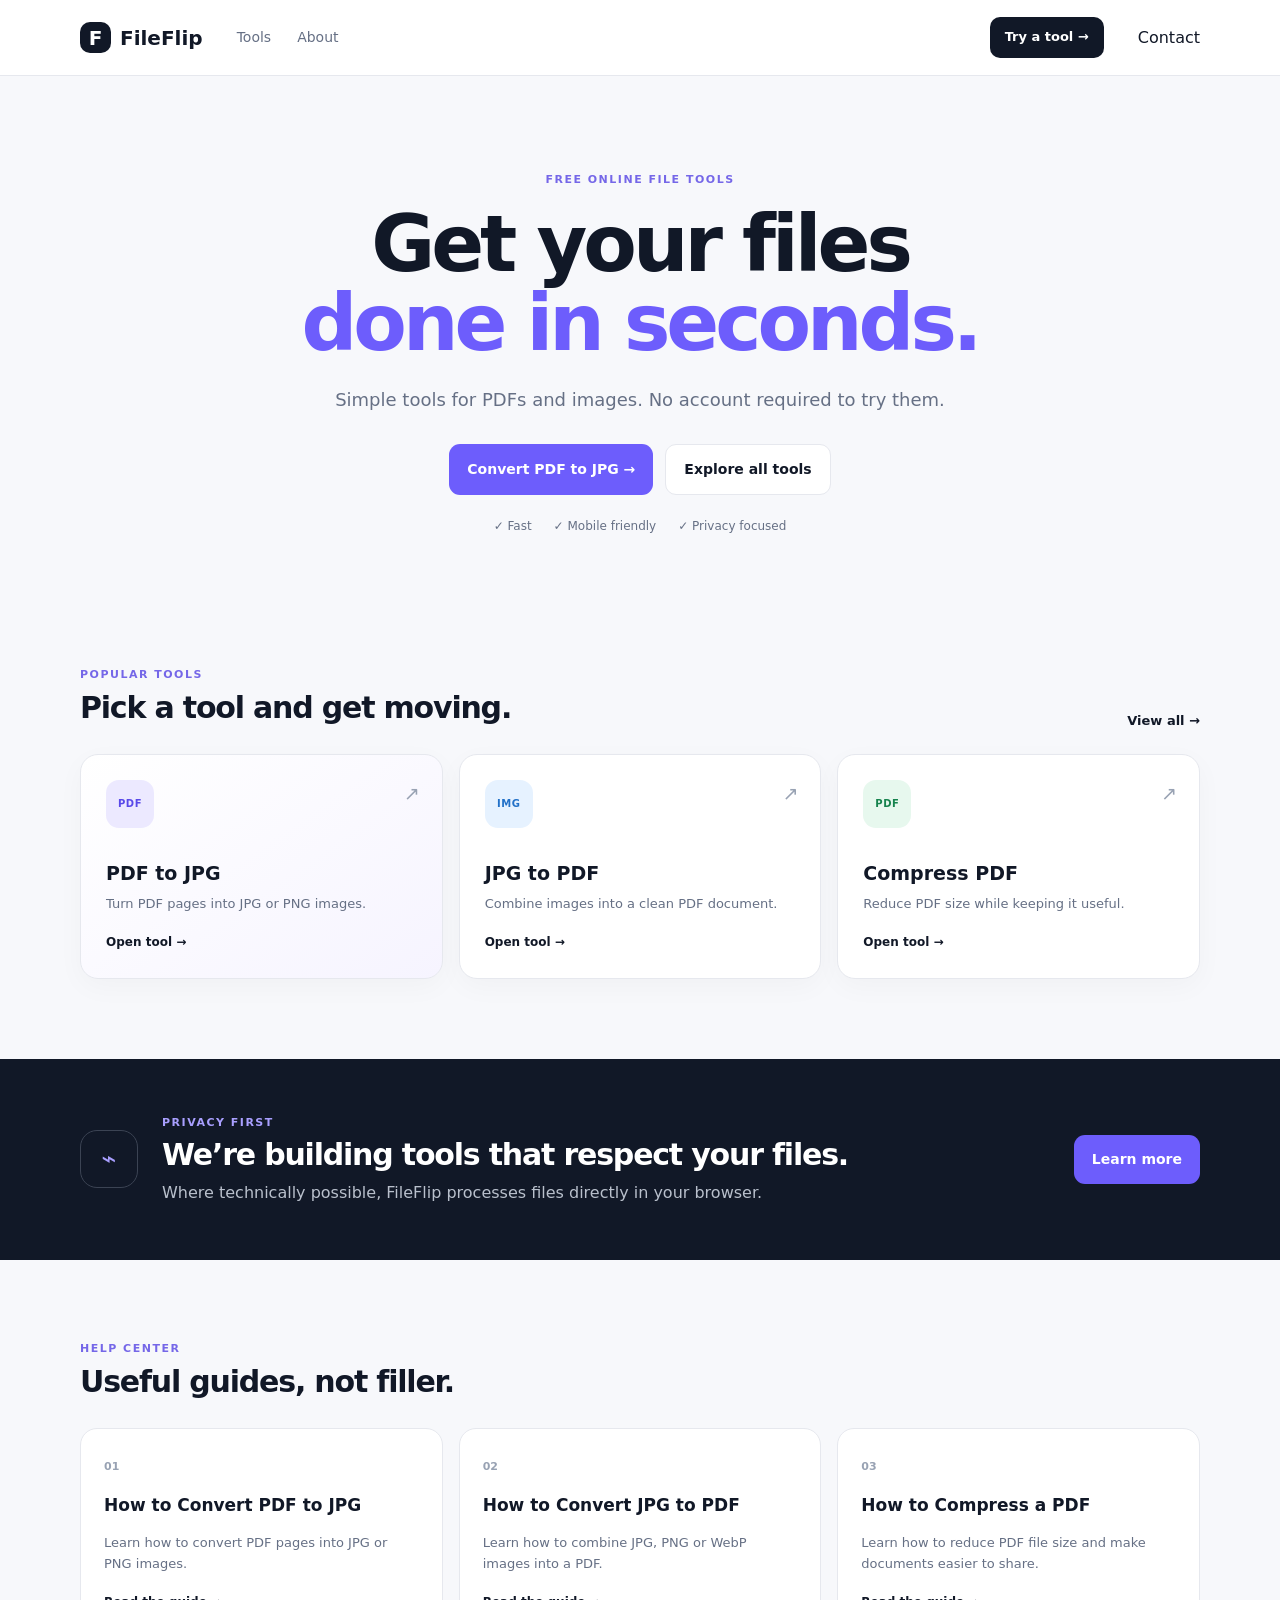
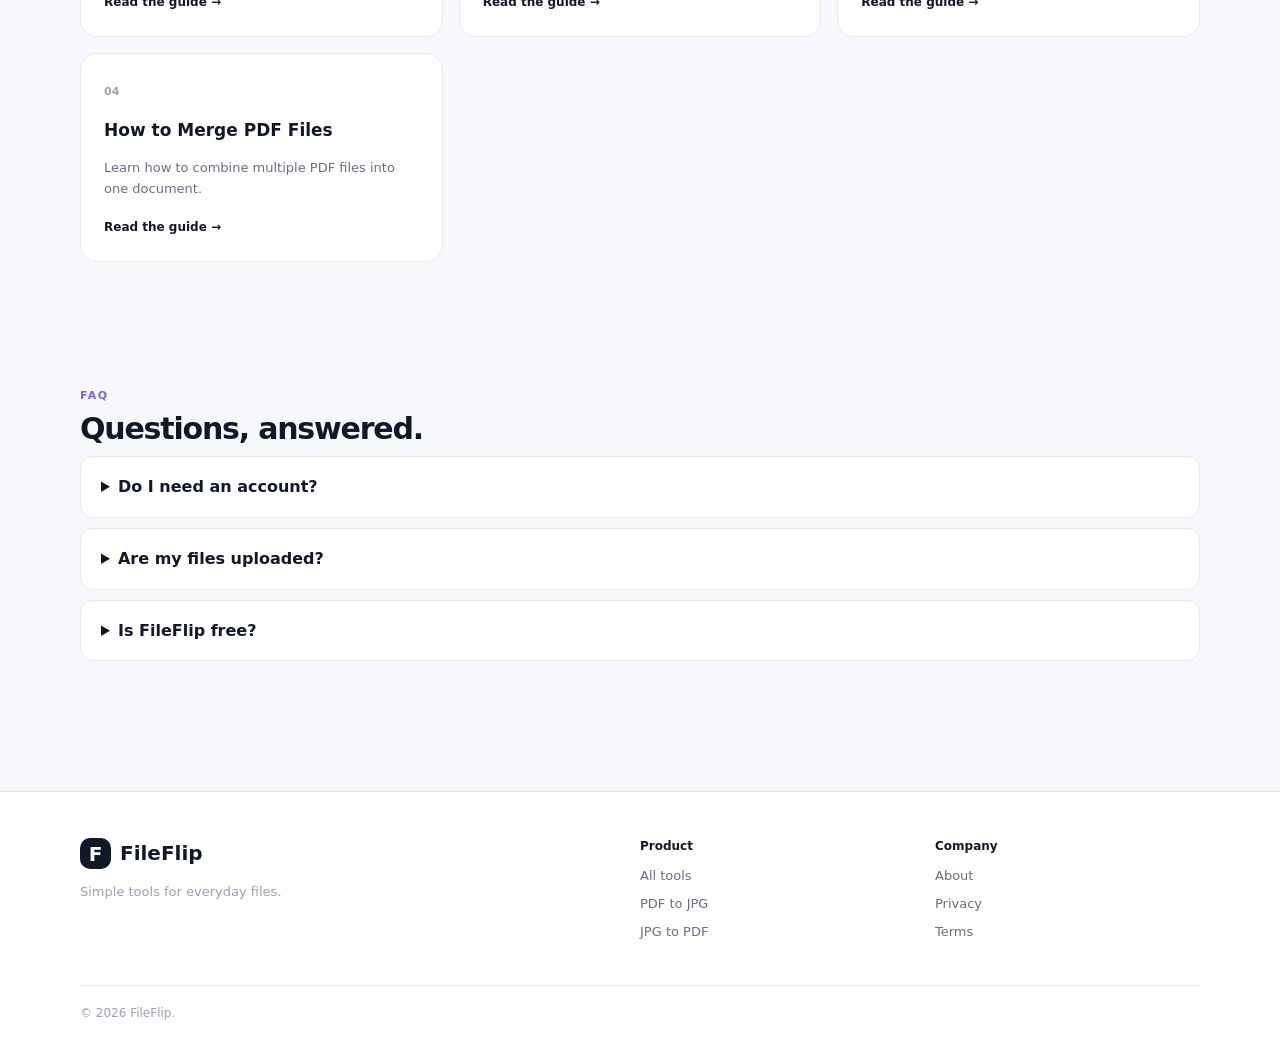
<file: index.html>
<!doctype html>
<html lang="en">

<head>
    <meta charset="utf-8">
    <meta name="viewport" content="width=device-width,initial-scale=1">
    <meta name="google-site-verification" content="CumP3DXX6V8nhXtXVGQe6be-uLgPpjYHqjdIQ98Xfas" />
    <title>FileFlip — Free PDF & Image Tools Online</title>
    <meta name="description"
        content="Free online PDF and image tools. Convert PDF to JPG, JPG to PDF, compress PDFs, merge PDFs, and manage your files quickly in your browser.">
    <link rel="stylesheet" href="css/style.css">
</head>

<body>
    <header class="site-header">
        <div class="container nav"><a class="brand" href="index.html"><span class="brand-mark">F</span>FileFlip</a>
            <nav><a href="tools.html">Tools</a><a href="about.html">About</a></nav><a class="nav-cta"
                href="tools.html">Try a tool →</a><a href="contact.html">Contact</a>
        </div>
    </header>
    <main>
        <section class="hero container">
            <div class="eyebrow">FREE ONLINE FILE TOOLS</div>
            <h1>Get your files<br><span>done in seconds.</span></h1>
            <p>Simple tools for PDFs and images. No account required to try them.</p>
            <div class="hero-actions"><a class="button primary" href="pdf-to-jpg.html">Convert PDF to JPG →</a><a
                    class="button secondary" href="tools.html">Explore all tools</a></div>
            <div class="trust-row"><span>✓ Fast</span><span>✓ Mobile friendly</span><span>✓ Privacy focused</span></div>
        </section>
        <section class="section container">
            <div class="section-head">
                <div>
                    <div class="eyebrow">POPULAR TOOLS</div>
                    <h2>Pick a tool and get moving.</h2>
                </div><a class="text-link" href="tools.html">View all →</a>
            </div>
            <div class="tool-grid"><a class="tool-card featured" href="pdf-to-jpg.html">
                    <div class="tool-icon purple">PDF</div>
                    <div class="tool-arrow">↗</div>
                    <h3>PDF to JPG</h3>
                    <p>Turn PDF pages into JPG or PNG images.</p><span>Open tool →</span>
                </a><a class="tool-card" href="jpg-to-pdf.html">
                    <div class="tool-icon blue">IMG</div>
                    <div class="tool-arrow">↗</div>
                    <h3>JPG to PDF</h3>
                    <p>Combine images into a clean PDF document.</p><span>Open tool →</span>
                </a>
                <a class="tool-card" href="pdf-compress.html">
                    <div class="tool-icon green">PDF</div>
                    <div class="tool-arrow">↗</div>
                    <h3>Compress PDF</h3>
                    <p>Reduce PDF size while keeping it useful.</p>
                    <span>Open tool →</span>
                </a>
            </div>
        </section>
        <section class="privacy-strip">
            <div class="container privacy-inner">
                <div class="shield">⌁</div>
                <div>
                    <div class="eyebrow">PRIVACY FIRST</div>
                    <h2>We’re building tools that respect your files.</h2>
                    <p>Where technically possible, FileFlip processes files directly in your browser.</p>
                </div><a class="button primary" href="about.html">Learn more</a>
            </div>
        </section>
        <section class="section container">
            <div class="section-head">
                <div>
                    <div class="eyebrow">HELP CENTER</div>
                    <h2>Useful guides, not filler.</h2>
                </div>
            </div>
            <div class="guide-grid">

                <article class="guide">
                    <span>01</span>
                    <h3>How to Convert PDF to JPG</h3>
                    <p>Learn how to convert PDF pages into JPG or PNG images.</p>
                    <a href="how-to-convert-pdf-to-jpg.html">Read the guide →</a>
                </article>

                <article class="guide">
                    <span>02</span>
                    <h3>How to Convert JPG to PDF</h3>
                    <p>Learn how to combine JPG, PNG or WebP images into a PDF.</p>
                    <a href="how-to-convert-jpg-to-pdf.html">Read the guide →</a>
                </article>

                <article class="guide">
                    <span>03</span>
                    <h3>How to Compress a PDF</h3>
                    <p>Learn how to reduce PDF file size and make documents easier to share.</p>
                    <a href="how-to-compress-pdf.html">Read the guide →</a>
                </article>

                <article class="guide">
                    <span>04</span>
                    <h3>How to Merge PDF Files</h3>
                    <p>Learn how to combine multiple PDF files into one document.</p>
                    <a href="how-to-merge-pdf.html">Read the guide →</a>
                </article>

            </div>
        </section>
        <section class="faq container">
            <div class="eyebrow">FAQ</div>
            <h2>Questions, answered.</h2>
            <details>
                <summary>Do I need an account?</summary>
                <p>No. The current tools work without an account.</p>
            </details>
            <details>
                <summary>Are my files uploaded?</summary>
                <p>The current conversion tools are designed to process files in your browser rather than sending them
                    to a FileFlip conversion server.</p>
            </details>
            <details>
                <summary>Is FileFlip free?</summary>
                <p>The current tools are free to use. Monetization may be added later.</p>
            </details>
        </section>
    </main>
    <footer class="footer">
        <div class="container footer-grid">
            <div><a class="brand" href="index.html"><span class="brand-mark">F</span>FileFlip</a>
                <p>Simple tools for everyday files.</p>
            </div>
            <div><strong>Product</strong><a href="tools.html">All tools</a><a href="pdf-to-jpg.html">PDF to JPG</a><a
                    href="jpg-to-pdf.html">JPG to PDF</a></div>
            <div><strong>Company</strong><a href="about.html">About</a><a href="privacy.html">Privacy</a><a
                    href="terms.html">Terms</a></div>
        </div>
        <div class="container footer-bottom">© 2026 FileFlip.</div>
    </footer>
</body>

</html>
</file>
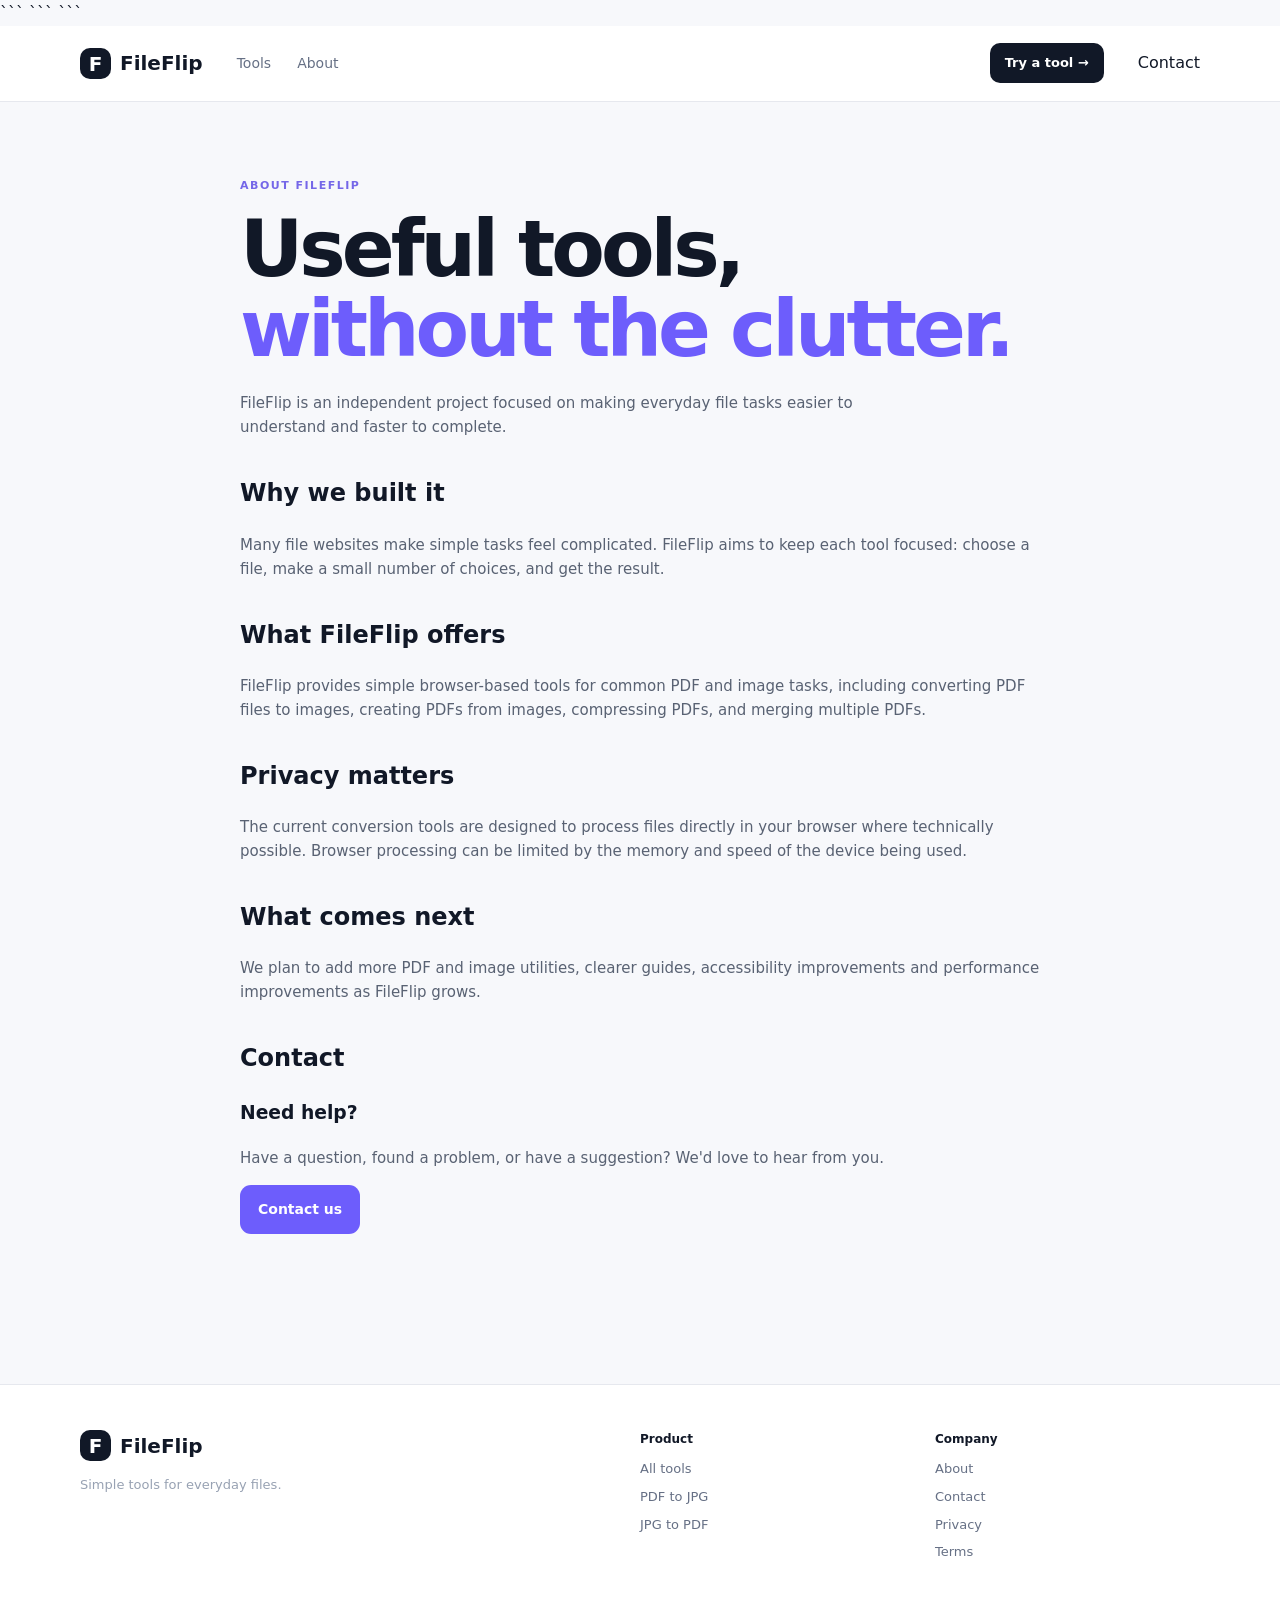
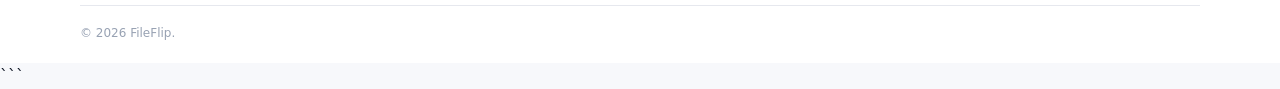
<file: about.html>
<!doctype html>

<html lang="en">

<head>
    <meta charset="utf-8">
    <meta name="viewport" content="width=device-width,initial-scale=1">

    ```
    <title>About FileFlip — Free Online PDF & Image Tools</title>

    <meta name="description"
        content="Learn about FileFlip, a collection of free online PDF and image tools designed to make everyday file tasks simple and accessible.">

    <link rel="stylesheet" href="css/style.css">
    ```

</head>

<body>

    ```
    <header class="site-header">
        <div class="container nav">

            <a class="brand" href="index.html">
                <span class="brand-mark">F</span>FileFlip
            </a>

            <nav>
                <a href="tools.html">Tools</a>
                <a href="about.html">About</a>
            </nav>

            <a class="nav-cta" href="tools.html">
                Try a tool →
            </a>

            <a href="contact.html">
                Contact
            </a>

        </div>
    </header>


    <main class="container page prose">

        <div class="eyebrow">ABOUT FILEFLIP</div>

        <h1>Useful tools,<br><span>without the clutter.</span></h1>

        <p class="page-lead">
            FileFlip is an independent project focused on making everyday
            file tasks easier to understand and faster to complete.
        </p>


        <h2>Why we built it</h2>

        <p>
            Many file websites make simple tasks feel complicated.
            FileFlip aims to keep each tool focused: choose a file,
            make a small number of choices, and get the result.
        </p>


        <h2>What FileFlip offers</h2>

        <p>
            FileFlip provides simple browser-based tools for common PDF
            and image tasks, including converting PDF files to images,
            creating PDFs from images, compressing PDFs, and merging
            multiple PDFs.
        </p>


        <h2>Privacy matters</h2>

        <p>
            The current conversion tools are designed to process files
            directly in your browser where technically possible.
            Browser processing can be limited by the memory and speed
            of the device being used.
        </p>


        <h2>What comes next</h2>

        <p>
            We plan to add more PDF and image utilities, clearer guides,
            accessibility improvements and performance improvements as
            FileFlip grows.
        </p>


        <h2>Contact</h2>

        <div class="about-contact">

            <h3>Need help?</h3>

            <p>
                Have a question, found a problem, or have a suggestion?
                We'd love to hear from you.
            </p>

            <a href="contact.html" class="button primary">
                Contact us
            </a>

        </div>

    </main>


    <footer class="footer">

        <div class="container footer-grid">

            <div>
                <a class="brand" href="index.html">
                    <span class="brand-mark">F</span>FileFlip
                </a>

                <p>Simple tools for everyday files.</p>
            </div>

            <div>
                <strong>Product</strong>
                <a href="tools.html">All tools</a>
                <a href="pdf-to-jpg.html">PDF to JPG</a>
                <a href="jpg-to-pdf.html">JPG to PDF</a>
            </div>

            <div>
                <strong>Company</strong>
                <a href="about.html">About</a>
                <a href="contact.html">Contact</a>
                <a href="privacy.html">Privacy</a>
                <a href="terms.html">Terms</a>
            </div>

        </div>

        <div class="container footer-bottom">
            © 2026 FileFlip.
        </div>

    </footer>
    ```

</body>

</html>
</file>
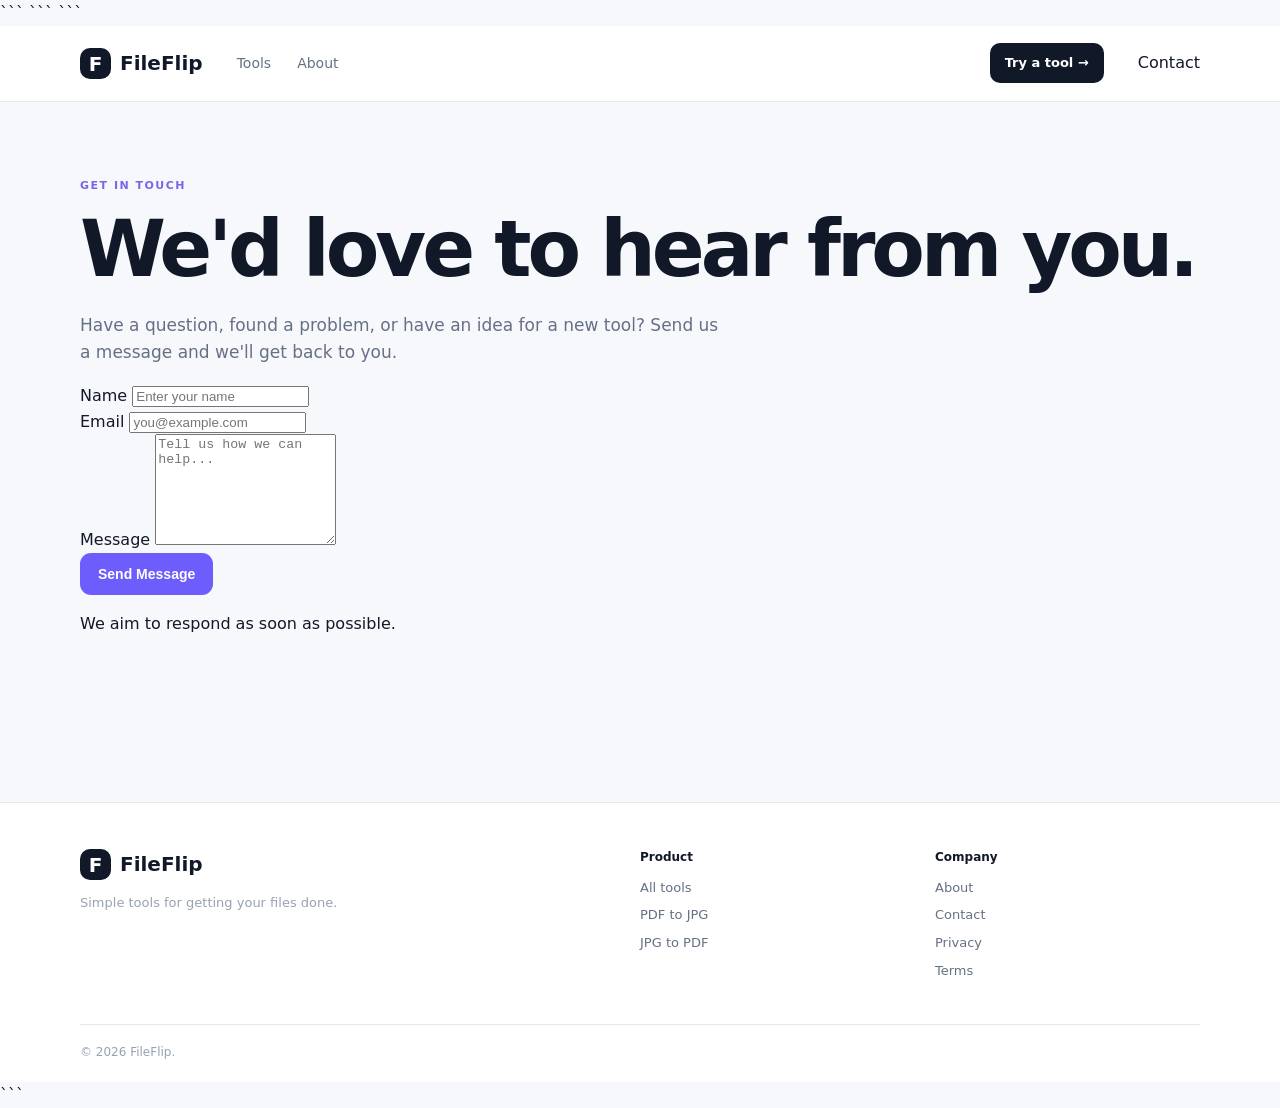
<file: contact.html>
<!doctype html>

<html lang="en">

<head>
    <meta charset="utf-8">
    <meta name="viewport" content="width=device-width,initial-scale=1">

    ```
    <title>Contact FileFlip — Get Help & Send Feedback</title>

    <meta name="description"
        content="Contact FileFlip with questions, feedback, suggestions, or reports about our free online PDF and image tools.">

    <link rel="stylesheet" href="css/style.css">
    ```

</head>

<body>

    ```
    <header class="site-header">

        <div class="container nav">

            <a class="brand" href="index.html">
                <span class="brand-mark">F</span>FileFlip
            </a>

            <nav>
                <a href="tools.html">Tools</a>
                <a href="about.html">About</a>
            </nav>

            <a class="nav-cta" href="tools.html">
                Try a tool →
            </a>

            <a href="contact.html">
                Contact
            </a>

        </div>

    </header>


    <main class="container page">

        <div class="eyebrow">GET IN TOUCH</div>

        <h1>We'd love to hear from you.</h1>

        <p class="page-lead">
            Have a question, found a problem, or have an idea for a new
            tool? Send us a message and we'll get back to you.
        </p>


        <div class="about-contact">

            <form action="https://formsubmit.co/hello.fileflip@gmail.com" method="POST">

                <input type="hidden" name="_subject" value="New FileFlip Message">
                <input type="hidden" name="_captcha" value="true">
                <input type="hidden" name="_template" value="table">


                <div class="form-group">

                    <label for="name">
                        Name
                    </label>

                    <input type="text" id="name" name="name" placeholder="Enter your name" required>

                </div>


                <div class="form-group">

                    <label for="email">
                        Email
                    </label>

                    <input type="email" id="email" name="email" placeholder="you@example.com" required>

                </div>


                <div class="form-group">

                    <label for="message">
                        Message
                    </label>

                    <textarea id="message" name="message" rows="7" placeholder="Tell us how we can help..."
                        required></textarea>

                </div>


                <button type="submit" class="button primary">
                    Send Message
                </button>

                <p>
                    We aim to respond as soon as possible.
                </p>

            </form>

        </div>

    </main>


    <footer class="footer">

        <div class="container footer-grid">

            <div>

                <a class="brand" href="index.html">
                    <span class="brand-mark">F</span>FileFlip
                </a>

                <p>
                    Simple tools for getting your files done.
                </p>

            </div>


            <div>

                <strong>Product</strong>

                <a href="tools.html">
                    All tools
                </a>

                <a href="pdf-to-jpg.html">
                    PDF to JPG
                </a>

                <a href="jpg-to-pdf.html">
                    JPG to PDF
                </a>

            </div>


            <div>

                <strong>Company</strong>

                <a href="about.html">
                    About
                </a>

                <a href="contact.html">
                    Contact
                </a>

                <a href="privacy.html">
                    Privacy
                </a>

                <a href="terms.html">
                    Terms
                </a>

            </div>

        </div>


        <div class="container footer-bottom">
            © 2026 FileFlip.
        </div>

    </footer>
    ```

</body>

</html>
</file>
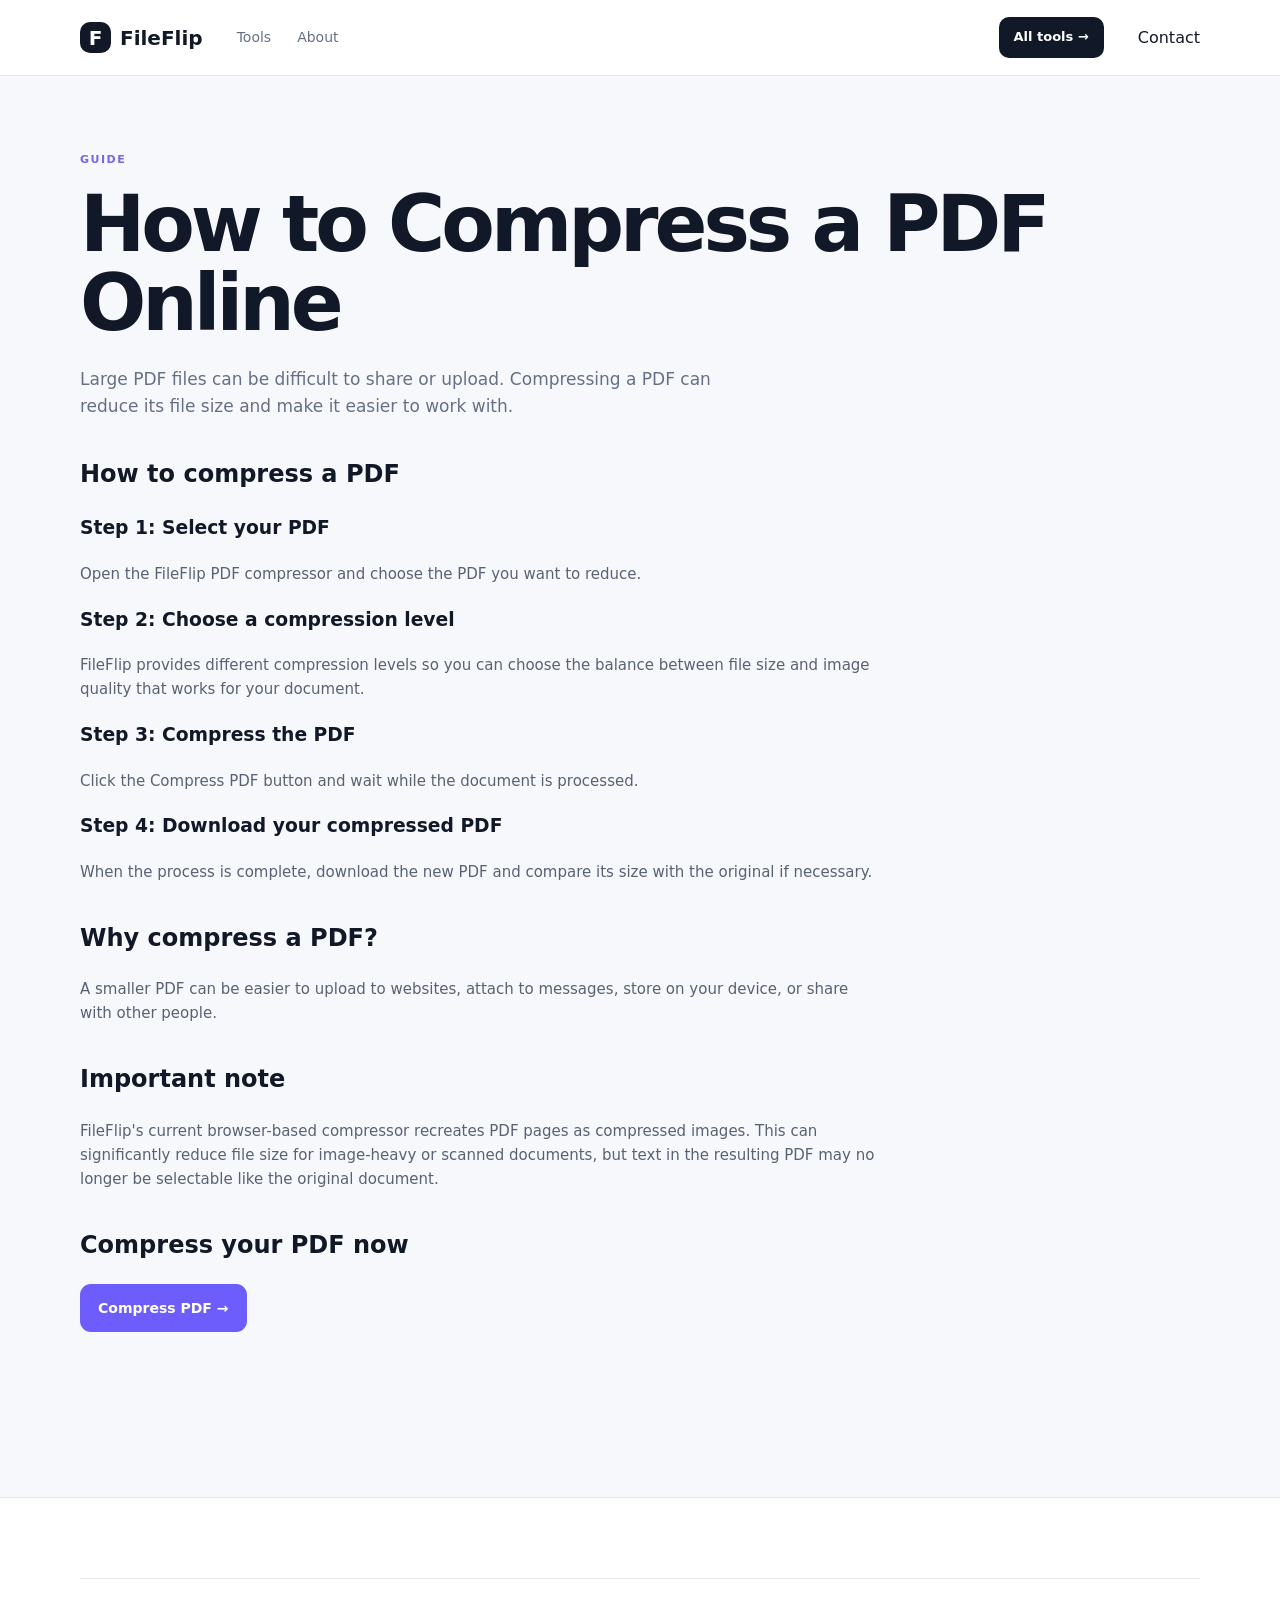
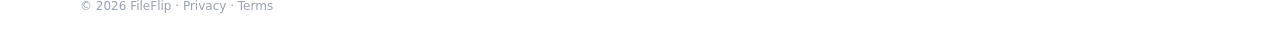
<file: how-to-compress-pdf.html>
<!doctype html>
<html lang="en">

<head>
    <meta charset="utf-8">
    <meta name="viewport" content="width=device-width,initial-scale=1">

    <title>How to Compress a PDF Online — FileFlip</title>

    <meta name="description"
        content="Learn how to compress a PDF online for free and reduce its file size. Follow this simple guide and use FileFlip's browser-based PDF compressor.">

    <link rel="stylesheet" href="css/style.css">
</head>

<body>

    <header class="site-header">
        <div class="container nav">

            <a class="brand" href="index.html">
                <span class="brand-mark">F</span>FileFlip
            </a>

            <nav>
                <a href="tools.html">Tools</a>
                <a href="about.html">About</a>
            </nav>

            <a class="nav-cta" href="tools.html">
                All tools →
            </a>

            <a href="contact.html">
                Contact
            </a>

        </div>
    </header>


    <main class="container page">

        <div class="eyebrow">GUIDE</div>

        <h1>How to Compress a PDF Online</h1>

        <p class="page-lead">
            Large PDF files can be difficult to share or upload. Compressing
            a PDF can reduce its file size and make it easier to work with.
        </p>


        <div class="prose">

            <h2>How to compress a PDF</h2>

            <h3>Step 1: Select your PDF</h3>

            <p>
                Open the FileFlip PDF compressor and choose the PDF you
                want to reduce.
            </p>

            <h3>Step 2: Choose a compression level</h3>

            <p>
                FileFlip provides different compression levels so you can
                choose the balance between file size and image quality
                that works for your document.
            </p>

            <h3>Step 3: Compress the PDF</h3>

            <p>
                Click the Compress PDF button and wait while the document
                is processed.
            </p>

            <h3>Step 4: Download your compressed PDF</h3>

            <p>
                When the process is complete, download the new PDF and
                compare its size with the original if necessary.
            </p>

            <h2>Why compress a PDF?</h2>

            <p>
                A smaller PDF can be easier to upload to websites, attach
                to messages, store on your device, or share with other people.
            </p>

            <h2>Important note</h2>

            <p>
                FileFlip's current browser-based compressor recreates PDF
                pages as compressed images. This can significantly reduce
                file size for image-heavy or scanned documents, but text in
                the resulting PDF may no longer be selectable like the
                original document.
            </p>

            <h2>Compress your PDF now</h2>

            <p>
                <a class="button primary" href="pdf-compress.html">
                    Compress PDF →
                </a>
            </p>

        </div>

    </main>


    <footer class="footer">

        <div class="container footer-bottom">
            © 2026 FileFlip ·
            <a href="privacy.html">Privacy</a> ·
            <a href="terms.html">Terms</a>
        </div>

    </footer>

</body>

</html>
</file>
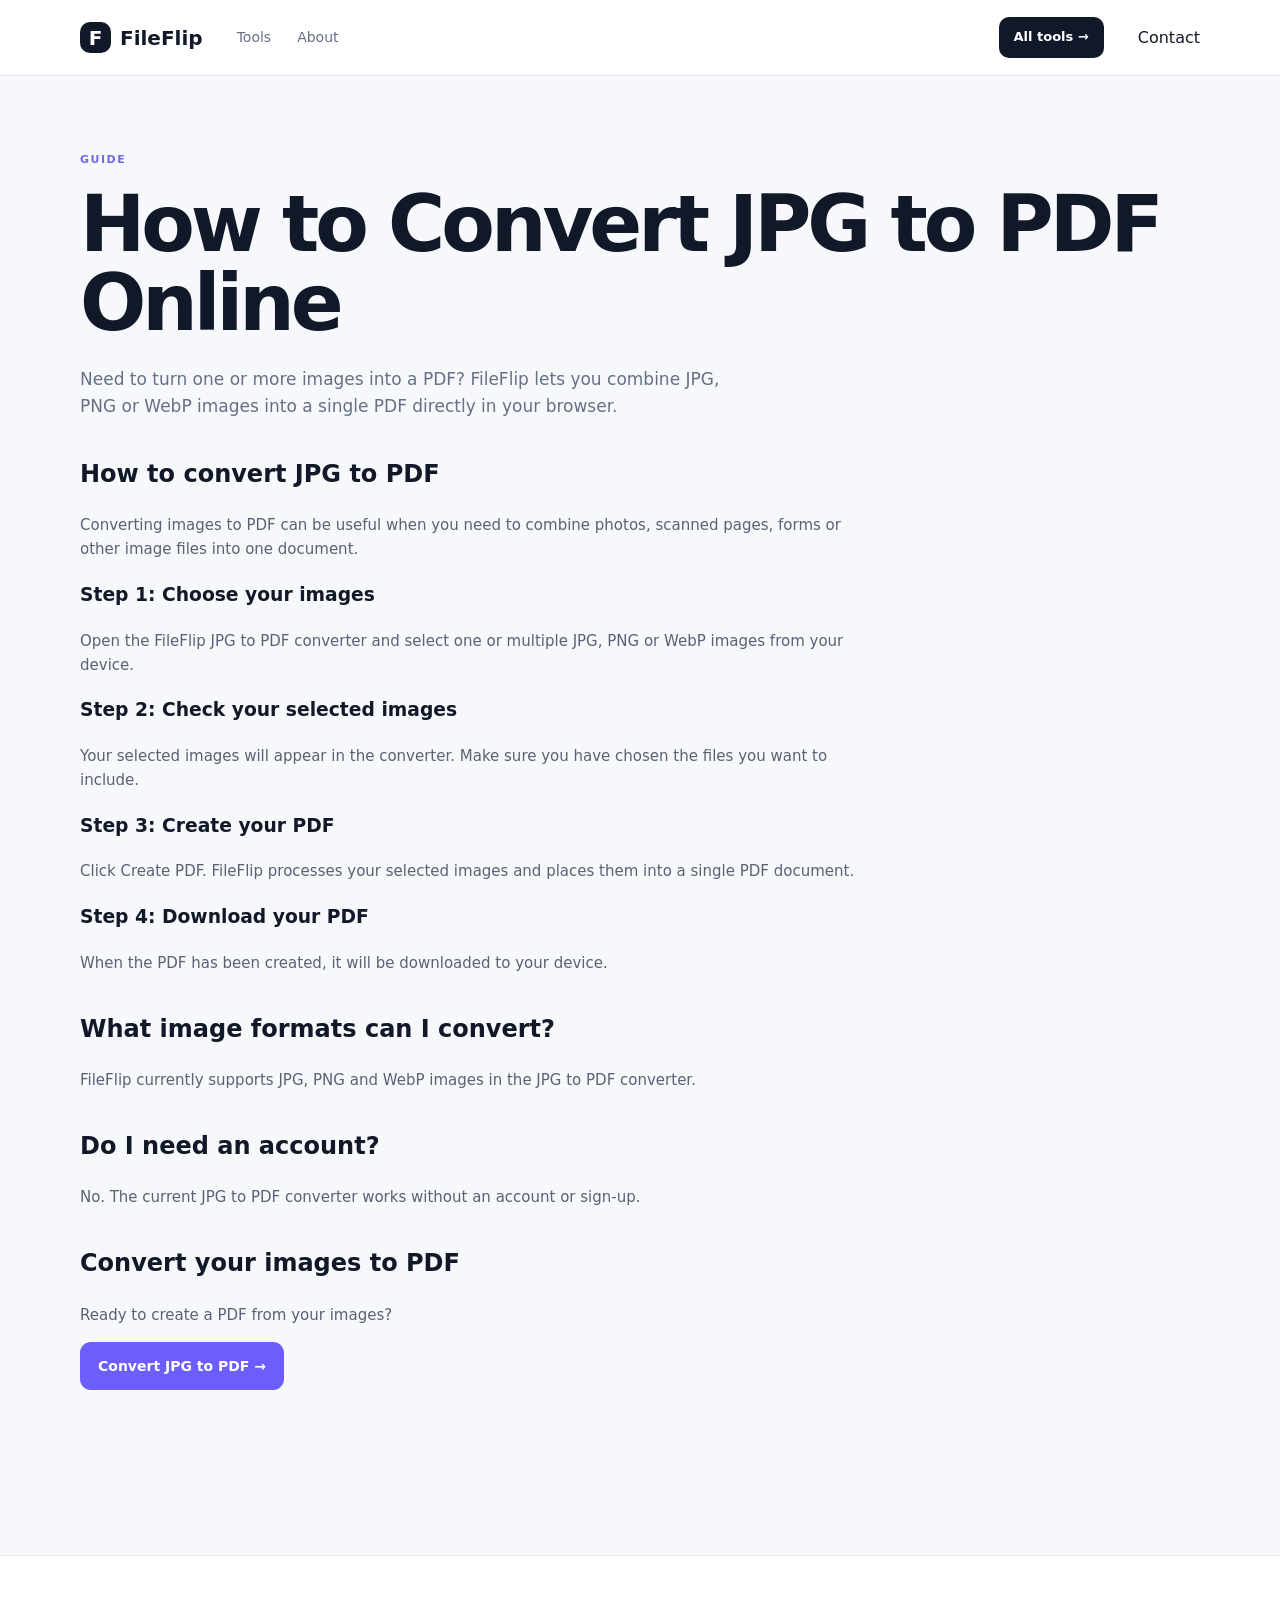
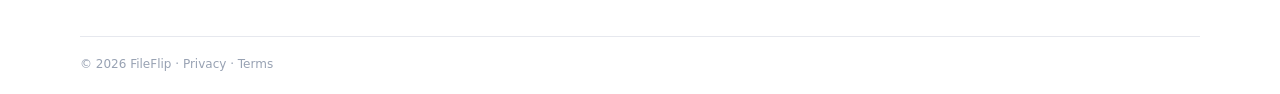
<file: how-to-convert-jpg-to-pdf.html>
<!doctype html>
<html lang="en">

<head>
    <meta charset="utf-8">
    <meta name="viewport" content="width=device-width,initial-scale=1">

    <title>How to Convert JPG to PDF Online — FileFlip</title>

    <meta name="description"
        content="Learn how to convert JPG, PNG and WebP images to PDF online for free using FileFlip. Combine multiple images into one PDF without an account.">

    <link rel="stylesheet" href="css/style.css">
</head>

<body>

    <header class="site-header">
        <div class="container nav">

            <a class="brand" href="index.html">
                <span class="brand-mark">F</span>FileFlip
            </a>

            <nav>
                <a href="tools.html">Tools</a>
                <a href="about.html">About</a>
            </nav>

            <a class="nav-cta" href="tools.html">
                All tools →
            </a>

            <a href="contact.html">
                Contact
            </a>

        </div>
    </header>


    <main class="container page">

        <div class="eyebrow">GUIDE</div>

        <h1>How to Convert JPG to PDF Online</h1>

        <p class="page-lead">
            Need to turn one or more images into a PDF? FileFlip lets you
            combine JPG, PNG or WebP images into a single PDF directly in
            your browser.
        </p>


        <div class="prose">

            <h2>How to convert JPG to PDF</h2>

            <p>
                Converting images to PDF can be useful when you need to
                combine photos, scanned pages, forms or other image files
                into one document.
            </p>

            <h3>Step 1: Choose your images</h3>

            <p>
                Open the FileFlip JPG to PDF converter and select one or
                multiple JPG, PNG or WebP images from your device.
            </p>

            <h3>Step 2: Check your selected images</h3>

            <p>
                Your selected images will appear in the converter. Make
                sure you have chosen the files you want to include.
            </p>

            <h3>Step 3: Create your PDF</h3>

            <p>
                Click Create PDF. FileFlip processes your selected images
                and places them into a single PDF document.
            </p>

            <h3>Step 4: Download your PDF</h3>

            <p>
                When the PDF has been created, it will be downloaded to
                your device.
            </p>

            <h2>What image formats can I convert?</h2>

            <p>
                FileFlip currently supports JPG, PNG and WebP images in
                the JPG to PDF converter.
            </p>

            <h2>Do I need an account?</h2>

            <p>
                No. The current JPG to PDF converter works without an
                account or sign-up.
            </p>

            <h2>Convert your images to PDF</h2>

            <p>
                Ready to create a PDF from your images?
            </p>

            <p>
                <a class="button primary" href="jpg-to-pdf.html">
                    Convert JPG to PDF →
                </a>
            </p>

        </div>

    </main>


    <footer class="footer">

        <div class="container footer-bottom">
            © 2026 FileFlip ·
            <a href="privacy.html">Privacy</a> ·
            <a href="terms.html">Terms</a>
        </div>

    </footer>

</body>

</html>
</file>
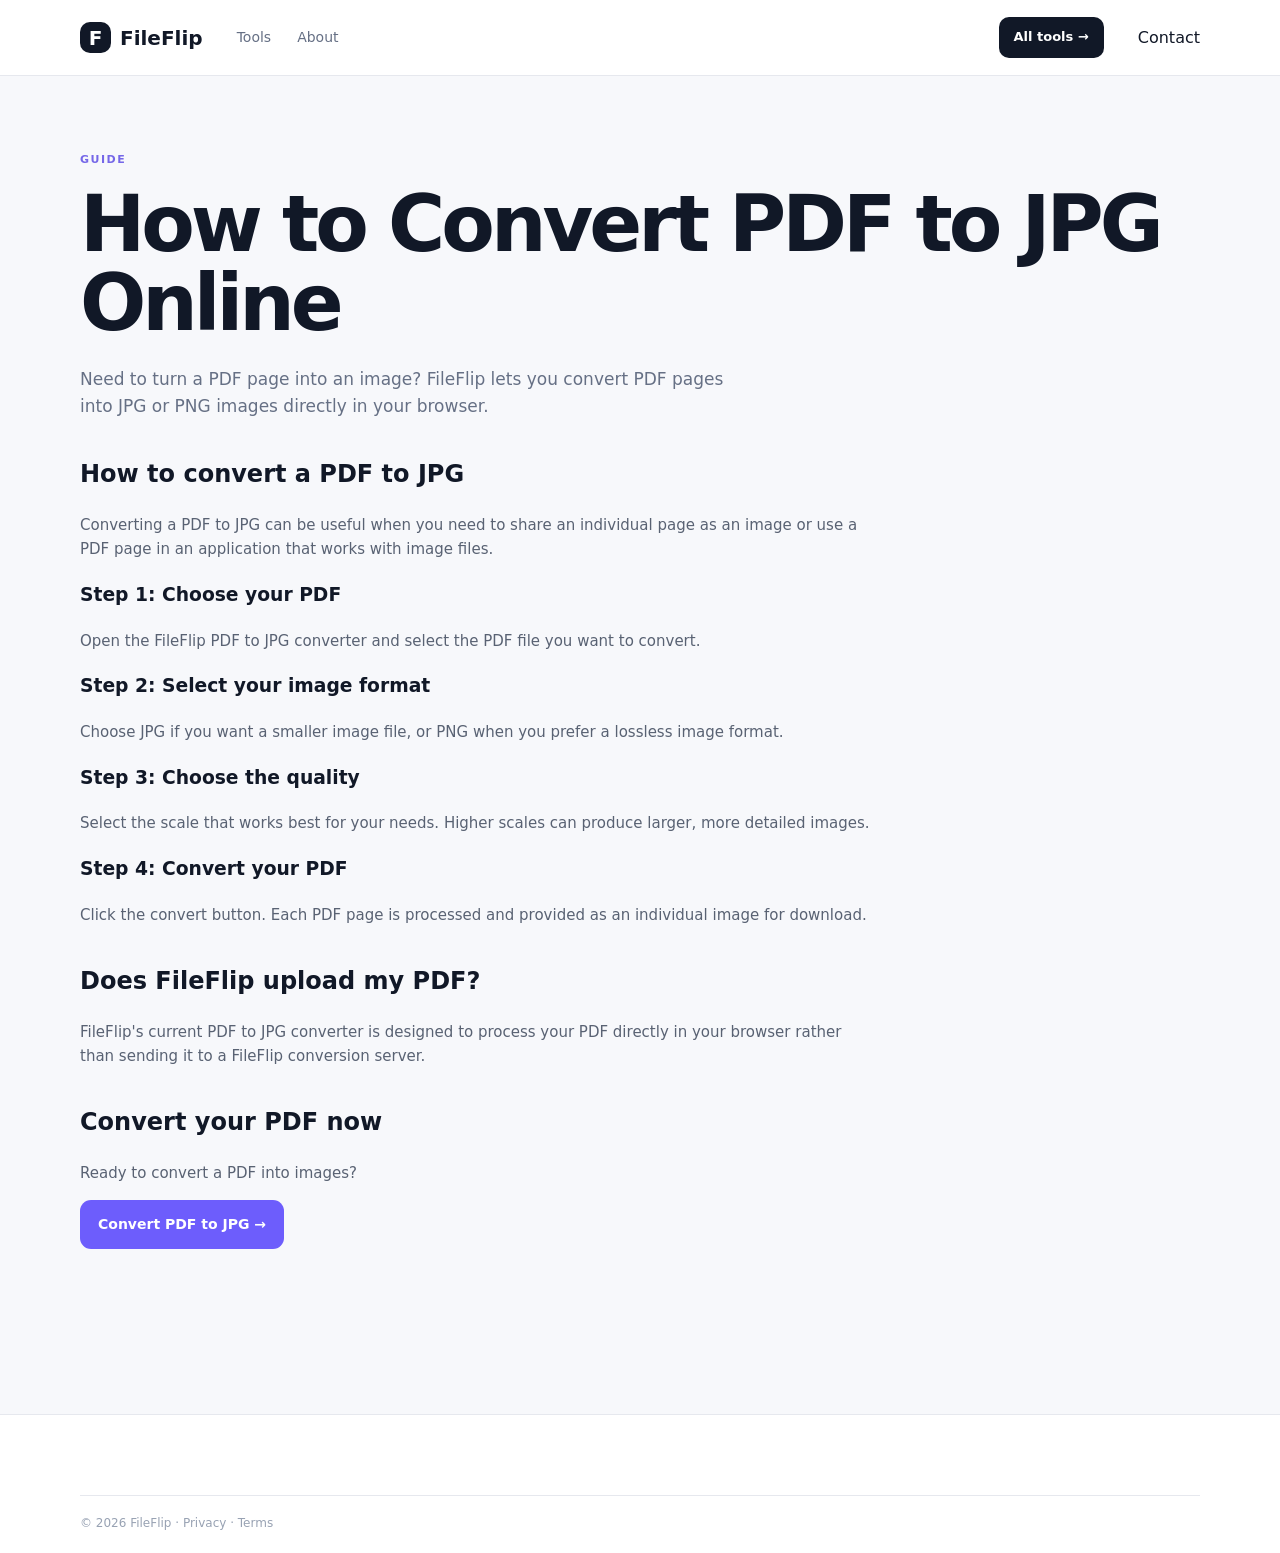
<file: how-to-convert-pdf-to-jpg.html>
<!doctype html>
<html lang="en">

<head>
    <meta charset="utf-8">
    <meta name="viewport" content="width=device-width,initial-scale=1">

    <title>How to Convert PDF to JPG Online — FileFlip</title>

    <meta name="description"
        content="Learn how to convert PDF pages to JPG or PNG images online for free using FileFlip. Simple step-by-step instructions with no account required.">

    <link rel="stylesheet" href="css/style.css">
</head>

<body>

    <header class="site-header">
        <div class="container nav">

            <a class="brand" href="index.html">
                <span class="brand-mark">F</span>FileFlip
            </a>

            <nav>
                <a href="tools.html">Tools</a>
                <a href="about.html">About</a>
            </nav>

            <a class="nav-cta" href="tools.html">
                All tools →
            </a>

            <a href="contact.html">
                Contact
            </a>

        </div>
    </header>


    <main class="container page">

        <div class="eyebrow">GUIDE</div>

        <h1>How to Convert PDF to JPG Online</h1>

        <p class="page-lead">
            Need to turn a PDF page into an image? FileFlip lets you convert
            PDF pages into JPG or PNG images directly in your browser.
        </p>


        <div class="prose">

            <h2>How to convert a PDF to JPG</h2>

            <p>
                Converting a PDF to JPG can be useful when you need to share
                an individual page as an image or use a PDF page in an
                application that works with image files.
            </p>

            <h3>Step 1: Choose your PDF</h3>

            <p>
                Open the FileFlip PDF to JPG converter and select the PDF
                file you want to convert.
            </p>

            <h3>Step 2: Select your image format</h3>

            <p>
                Choose JPG if you want a smaller image file, or PNG when
                you prefer a lossless image format.
            </p>

            <h3>Step 3: Choose the quality</h3>

            <p>
                Select the scale that works best for your needs. Higher
                scales can produce larger, more detailed images.
            </p>

            <h3>Step 4: Convert your PDF</h3>

            <p>
                Click the convert button. Each PDF page is processed and
                provided as an individual image for download.
            </p>

            <h2>Does FileFlip upload my PDF?</h2>

            <p>
                FileFlip's current PDF to JPG converter is designed to
                process your PDF directly in your browser rather than
                sending it to a FileFlip conversion server.
            </p>

            <h2>Convert your PDF now</h2>

            <p>
                Ready to convert a PDF into images?
            </p>

            <p>
                <a class="button primary" href="pdf-to-jpg.html">
                    Convert PDF to JPG →
                </a>
            </p>

        </div>

    </main>


    <footer class="footer">

        <div class="container footer-bottom">
            © 2026 FileFlip ·
            <a href="privacy.html">Privacy</a> ·
            <a href="terms.html">Terms</a>
        </div>

    </footer>

</body>

</html>
</file>
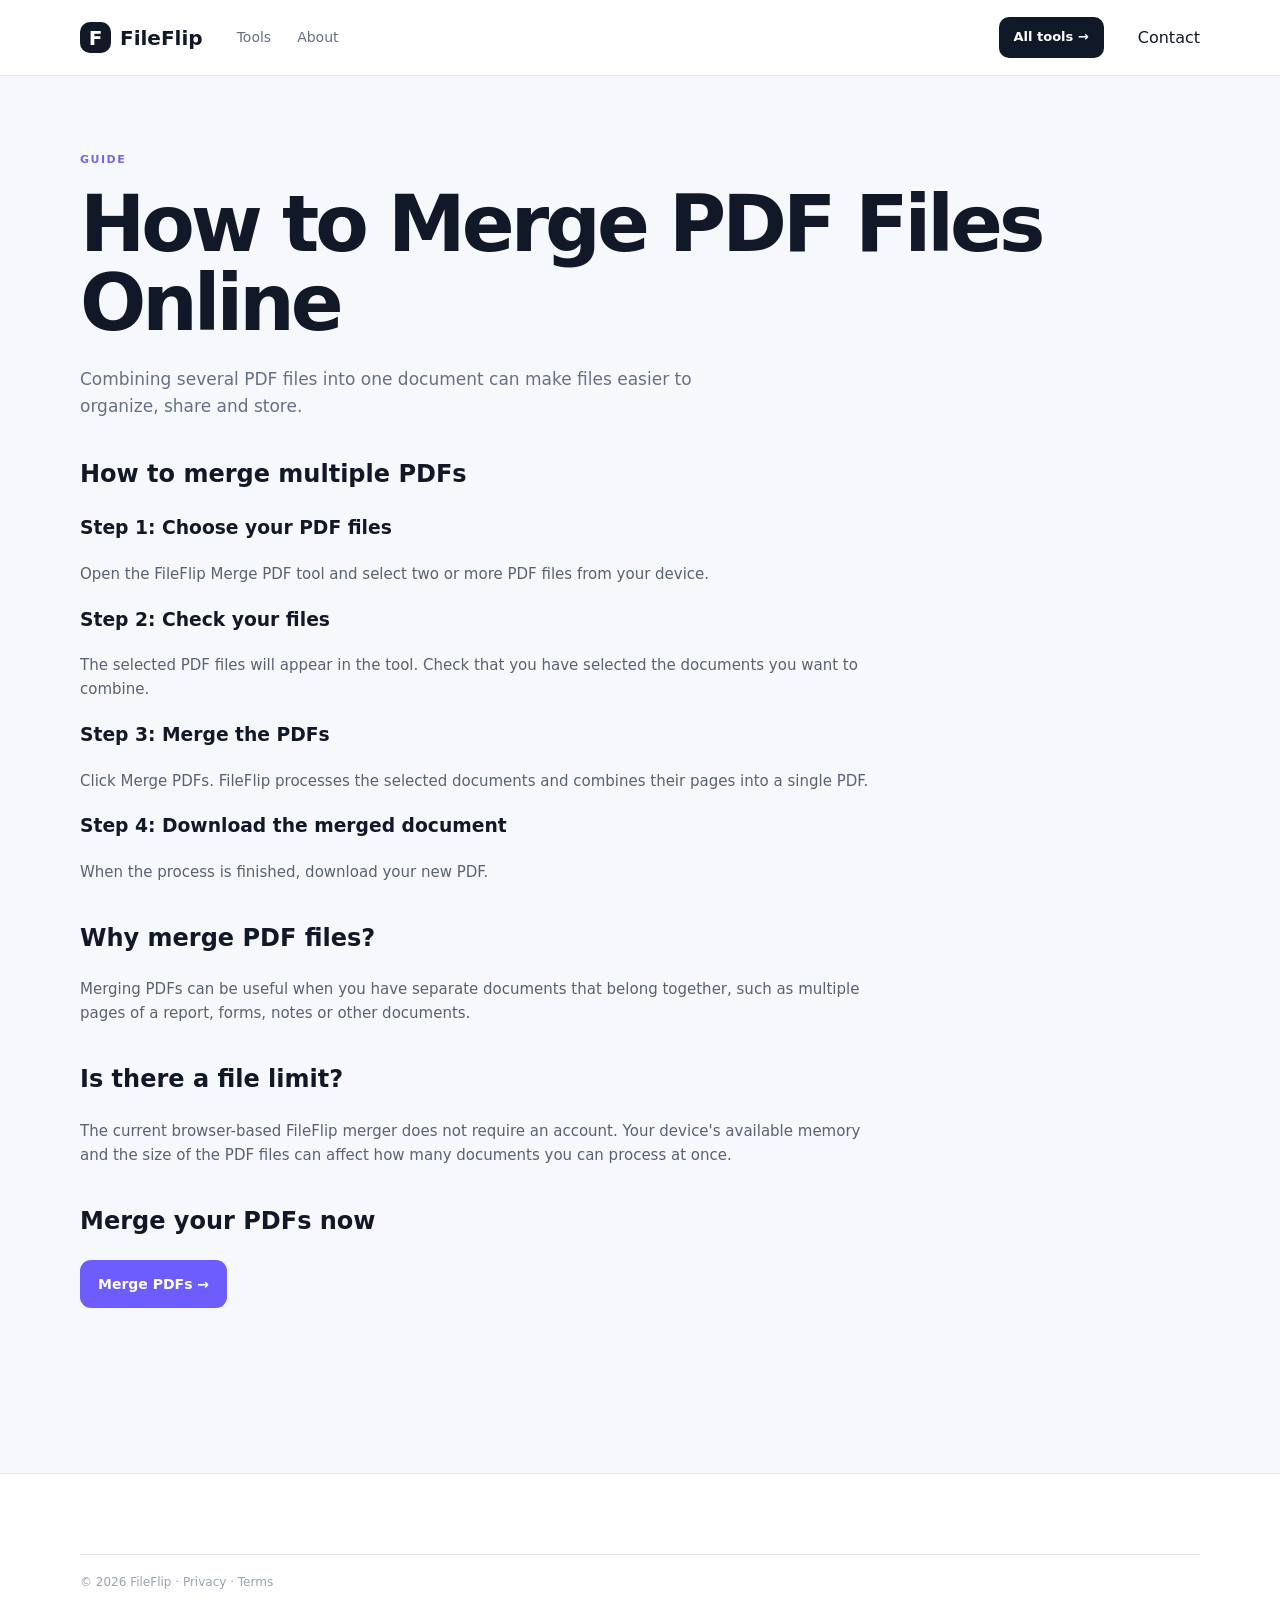
<file: how-to-merge-pdf.html>
<!doctype html>
<html lang="en">

<head>
    <meta charset="utf-8">
    <meta name="viewport" content="width=device-width,initial-scale=1">

    <title>How to Merge PDF Files Online — FileFlip</title>

    <meta name="description"
        content="Learn how to merge multiple PDF files into one document online for free using FileFlip. Follow these simple steps to combine your PDFs.">

    <link rel="stylesheet" href="css/style.css">
</head>

<body>

    <header class="site-header">
        <div class="container nav">

            <a class="brand" href="index.html">
                <span class="brand-mark">F</span>FileFlip
            </a>

            <nav>
                <a href="tools.html">Tools</a>
                <a href="about.html">About</a>
            </nav>

            <a class="nav-cta" href="tools.html">
                All tools →
            </a>

            <a href="contact.html">
                Contact
            </a>

        </div>
    </header>


    <main class="container page">

        <div class="eyebrow">GUIDE</div>

        <h1>How to Merge PDF Files Online</h1>

        <p class="page-lead">
            Combining several PDF files into one document can make files
            easier to organize, share and store.
        </p>


        <div class="prose">

            <h2>How to merge multiple PDFs</h2>

            <h3>Step 1: Choose your PDF files</h3>

            <p>
                Open the FileFlip Merge PDF tool and select two or more
                PDF files from your device.
            </p>

            <h3>Step 2: Check your files</h3>

            <p>
                The selected PDF files will appear in the tool. Check that
                you have selected the documents you want to combine.
            </p>

            <h3>Step 3: Merge the PDFs</h3>

            <p>
                Click Merge PDFs. FileFlip processes the selected documents
                and combines their pages into a single PDF.
            </p>

            <h3>Step 4: Download the merged document</h3>

            <p>
                When the process is finished, download your new PDF.
            </p>

            <h2>Why merge PDF files?</h2>

            <p>
                Merging PDFs can be useful when you have separate documents
                that belong together, such as multiple pages of a report,
                forms, notes or other documents.
            </p>

            <h2>Is there a file limit?</h2>

            <p>
                The current browser-based FileFlip merger does not require
                an account. Your device's available memory and the size of
                the PDF files can affect how many documents you can process
                at once.
            </p>

            <h2>Merge your PDFs now</h2>

            <p>
                <a class="button primary" href="merge-pdf.html">
                    Merge PDFs →
                </a>
            </p>

        </div>

    </main>


    <footer class="footer">

        <div class="container footer-bottom">
            © 2026 FileFlip ·
            <a href="privacy.html">Privacy</a> ·
            <a href="terms.html">Terms</a>
        </div>

    </footer>

</body>

</html>
</file>
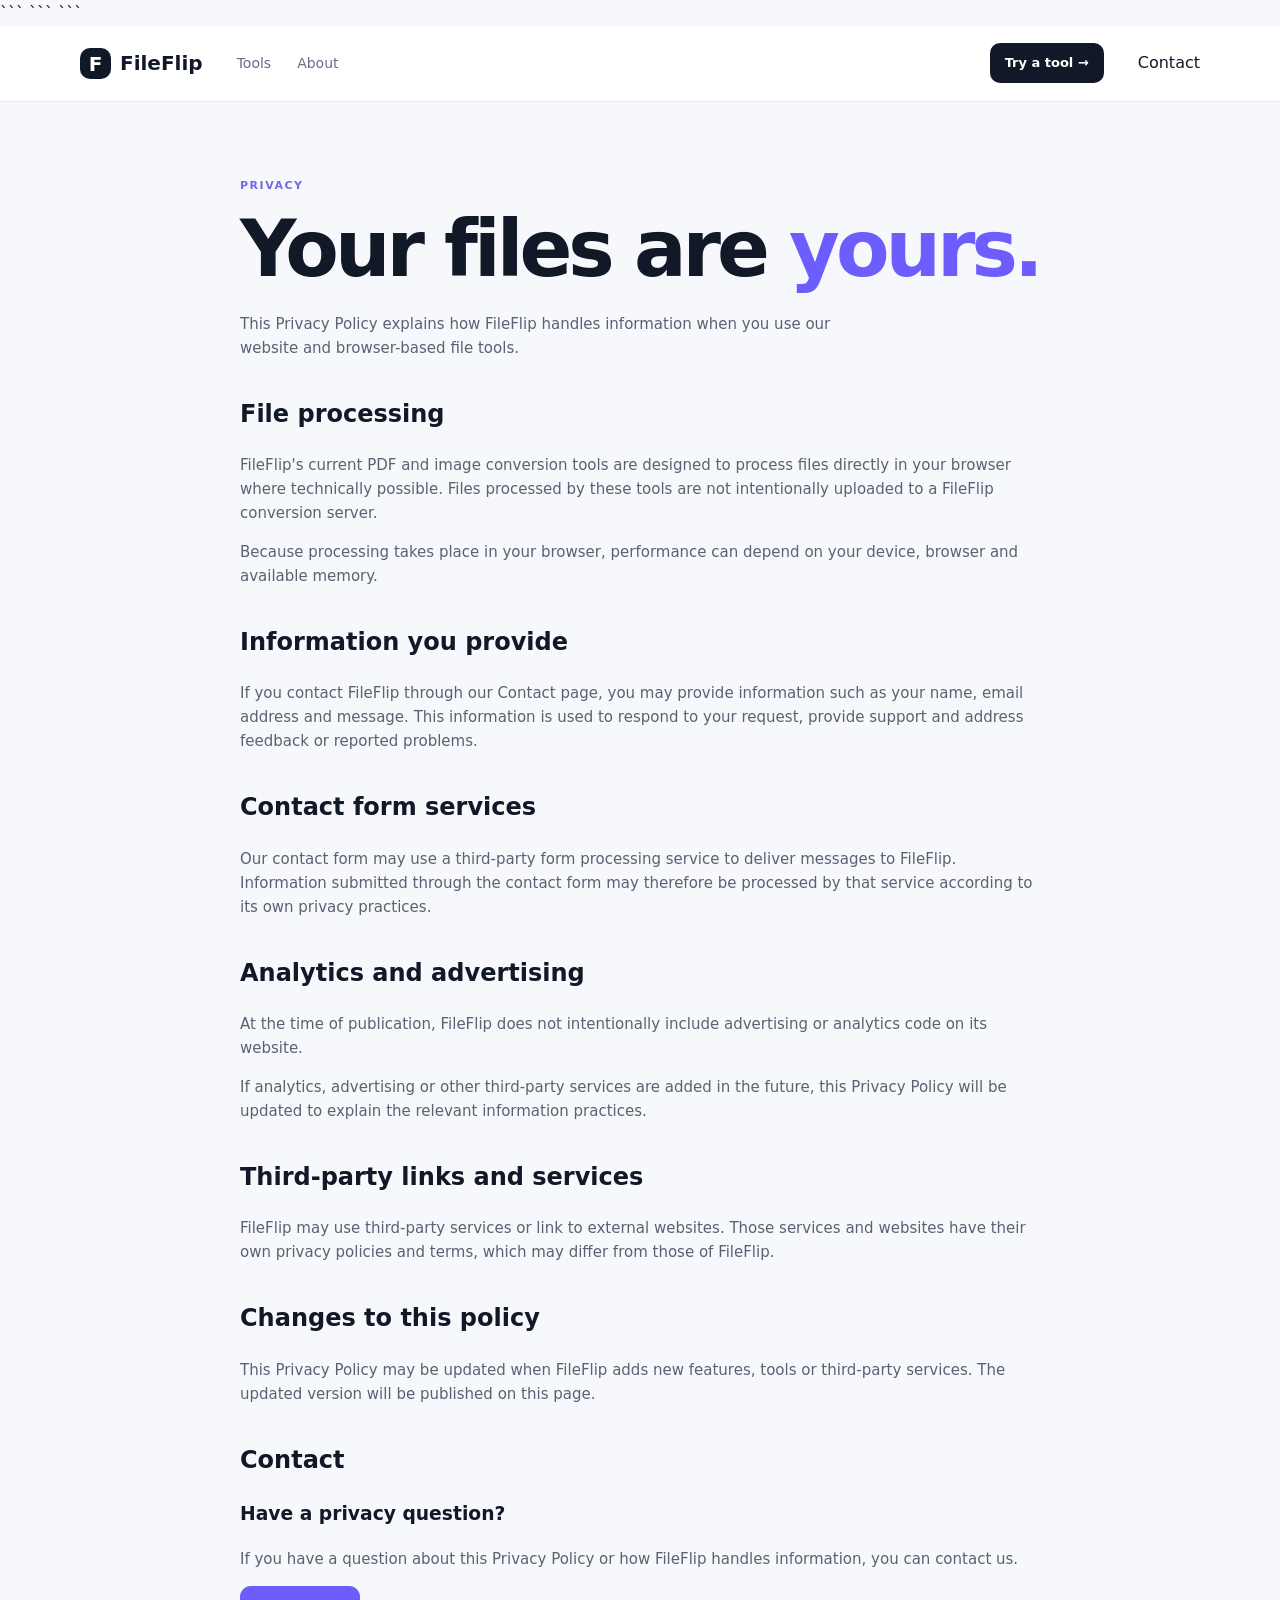
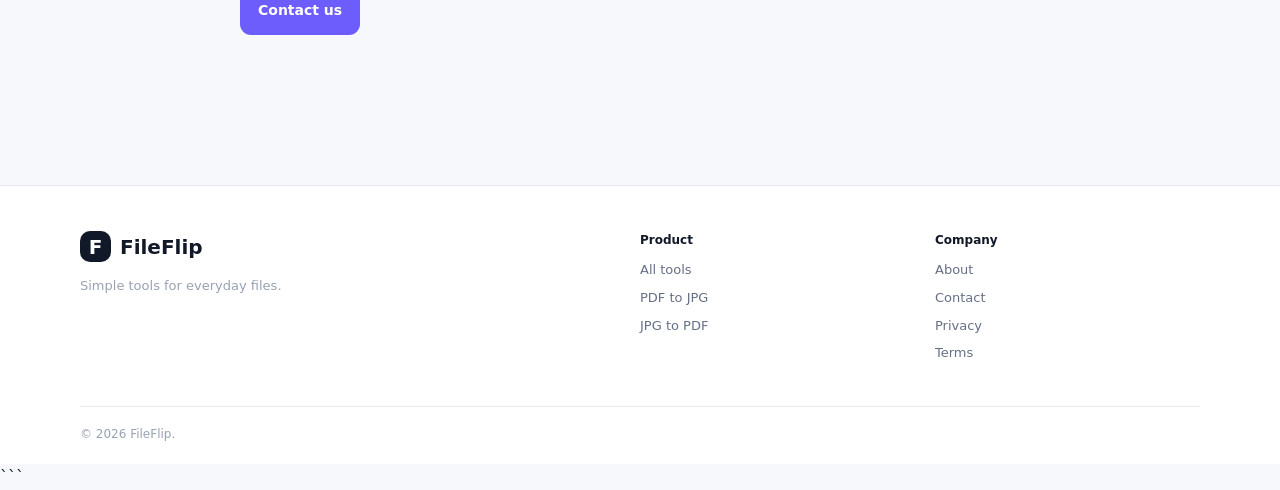
<file: privacy.html>
<!doctype html>

<html lang="en">

<head>
    <meta charset="utf-8">
    <meta name="viewport" content="width=device-width,initial-scale=1">

    ```
    <title>Privacy Policy — FileFlip</title>

    <meta name="description"
        content="Read the FileFlip privacy policy and learn how our free online PDF and image tools handle files, contact information, analytics and advertising.">

    <link rel="stylesheet" href="css/style.css">
    ```

</head>

<body>

    ```
    <header class="site-header">
        <div class="container nav">

            <a class="brand" href="index.html">
                <span class="brand-mark">F</span>FileFlip
            </a>

            <nav>
                <a href="tools.html">Tools</a>
                <a href="about.html">About</a>
            </nav>

            <a class="nav-cta" href="tools.html">
                Try a tool →
            </a>

            <a href="contact.html">
                Contact
            </a>

        </div>
    </header>


    <main class="container page prose">

        <div class="eyebrow">PRIVACY</div>

        <h1>Your files are <span>yours.</span></h1>

        <p class="page-lead">
            This Privacy Policy explains how FileFlip handles information
            when you use our website and browser-based file tools.
        </p>


        <h2>File processing</h2>

        <p>
            FileFlip's current PDF and image conversion tools are designed
            to process files directly in your browser where technically
            possible. Files processed by these tools are not intentionally
            uploaded to a FileFlip conversion server.
        </p>

        <p>
            Because processing takes place in your browser, performance can
            depend on your device, browser and available memory.
        </p>


        <h2>Information you provide</h2>

        <p>
            If you contact FileFlip through our Contact page, you may provide
            information such as your name, email address and message.
            This information is used to respond to your request, provide
            support and address feedback or reported problems.
        </p>


        <h2>Contact form services</h2>

        <p>
            Our contact form may use a third-party form processing service
            to deliver messages to FileFlip. Information submitted through
            the contact form may therefore be processed by that service
            according to its own privacy practices.
        </p>


        <h2>Analytics and advertising</h2>

        <p>
            At the time of publication, FileFlip does not intentionally
            include advertising or analytics code on its website.
        </p>

        <p>
            If analytics, advertising or other third-party services are
            added in the future, this Privacy Policy will be updated to
            explain the relevant information practices.
        </p>


        <h2>Third-party links and services</h2>

        <p>
            FileFlip may use third-party services or link to external
            websites. Those services and websites have their own privacy
            policies and terms, which may differ from those of FileFlip.
        </p>


        <h2>Changes to this policy</h2>

        <p>
            This Privacy Policy may be updated when FileFlip adds new
            features, tools or third-party services. The updated version
            will be published on this page.
        </p>


        <h2>Contact</h2>

        <div class="about-contact">

            <h3>Have a privacy question?</h3>

            <p>
                If you have a question about this Privacy Policy or how
                FileFlip handles information, you can contact us.
            </p>

            <a href="contact.html" class="button primary">
                Contact us
            </a>

        </div>

    </main>


    <footer class="footer">

        <div class="container footer-grid">

            <div>
                <a class="brand" href="index.html">
                    <span class="brand-mark">F</span>FileFlip
                </a>

                <p>Simple tools for everyday files.</p>
            </div>

            <div>
                <strong>Product</strong>
                <a href="tools.html">All tools</a>
                <a href="pdf-to-jpg.html">PDF to JPG</a>
                <a href="jpg-to-pdf.html">JPG to PDF</a>
            </div>

            <div>
                <strong>Company</strong>
                <a href="about.html">About</a>
                <a href="contact.html">Contact</a>
                <a href="privacy.html">Privacy</a>
                <a href="terms.html">Terms</a>
            </div>

        </div>

        <div class="container footer-bottom">
            © 2026 FileFlip.
        </div>

    </footer>
    ```

</body>

</html>
</file>
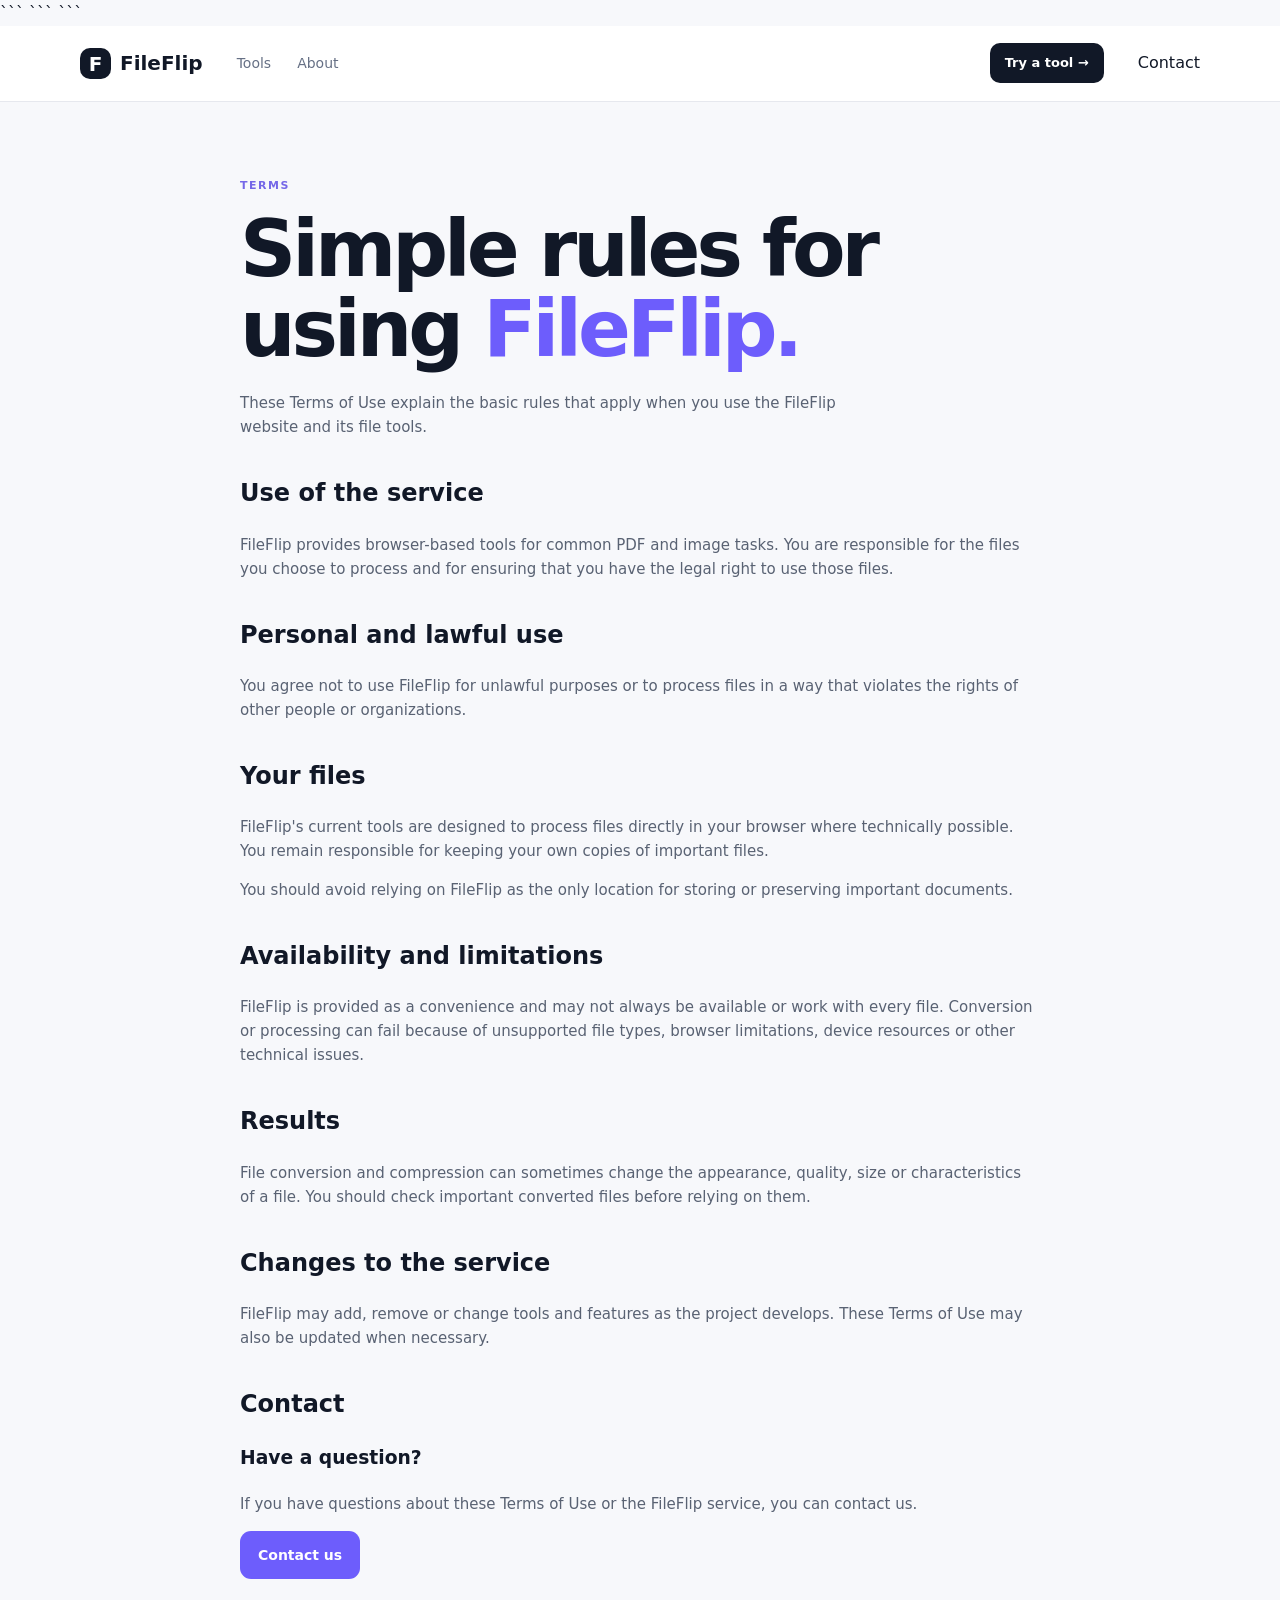
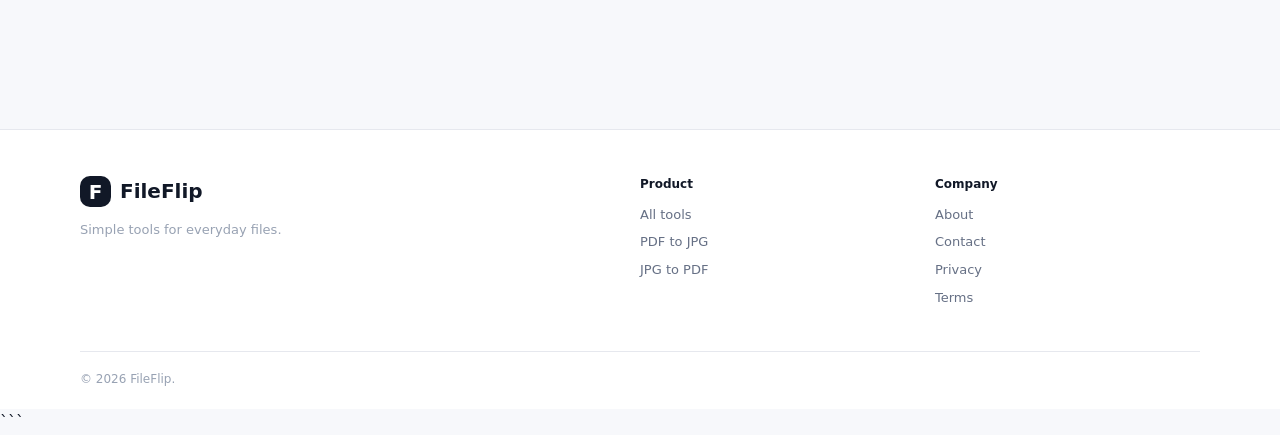
<file: terms.html>
<!doctype html>

<html lang="en">

<head>
    <meta charset="utf-8">
    <meta name="viewport" content="width=device-width,initial-scale=1">

    ```
    <title>Terms of Use — FileFlip</title>

    <meta name="description" content="Read the FileFlip terms of use for our free online PDF and image tools.">

    <link rel="stylesheet" href="css/style.css">
    ```

</head>

<body>

    ```
    <header class="site-header">
        <div class="container nav">

            <a class="brand" href="index.html">
                <span class="brand-mark">F</span>FileFlip
            </a>

            <nav>
                <a href="tools.html">Tools</a>
                <a href="about.html">About</a>
            </nav>

            <a class="nav-cta" href="tools.html">
                Try a tool →
            </a>

            <a href="contact.html">
                Contact
            </a>

        </div>
    </header>


    <main class="container page prose">

        <div class="eyebrow">TERMS</div>

        <h1>Simple rules for using <span>FileFlip.</span></h1>

        <p class="page-lead">
            These Terms of Use explain the basic rules that apply when you
            use the FileFlip website and its file tools.
        </p>


        <h2>Use of the service</h2>

        <p>
            FileFlip provides browser-based tools for common PDF and image
            tasks. You are responsible for the files you choose to process
            and for ensuring that you have the legal right to use those
            files.
        </p>


        <h2>Personal and lawful use</h2>

        <p>
            You agree not to use FileFlip for unlawful purposes or to
            process files in a way that violates the rights of other people
            or organizations.
        </p>


        <h2>Your files</h2>

        <p>
            FileFlip's current tools are designed to process files directly
            in your browser where technically possible. You remain
            responsible for keeping your own copies of important files.
        </p>

        <p>
            You should avoid relying on FileFlip as the only location for
            storing or preserving important documents.
        </p>


        <h2>Availability and limitations</h2>

        <p>
            FileFlip is provided as a convenience and may not always be
            available or work with every file. Conversion or processing can
            fail because of unsupported file types, browser limitations,
            device resources or other technical issues.
        </p>


        <h2>Results</h2>

        <p>
            File conversion and compression can sometimes change the
            appearance, quality, size or characteristics of a file.
            You should check important converted files before relying on
            them.
        </p>


        <h2>Changes to the service</h2>

        <p>
            FileFlip may add, remove or change tools and features as the
            project develops. These Terms of Use may also be updated when
            necessary.
        </p>


        <h2>Contact</h2>

        <div class="about-contact">

            <h3>Have a question?</h3>

            <p>
                If you have questions about these Terms of Use or the
                FileFlip service, you can contact us.
            </p>

            <a href="contact.html" class="button primary">
                Contact us
            </a>

        </div>

    </main>


    <footer class="footer">

        <div class="container footer-grid">

            <div>
                <a class="brand" href="index.html">
                    <span class="brand-mark">F</span>FileFlip
                </a>

                <p>Simple tools for everyday files.</p>
            </div>

            <div>
                <strong>Product</strong>
                <a href="tools.html">All tools</a>
                <a href="pdf-to-jpg.html">PDF to JPG</a>
                <a href="jpg-to-pdf.html">JPG to PDF</a>
            </div>

            <div>
                <strong>Company</strong>
                <a href="about.html">About</a>
                <a href="contact.html">Contact</a>
                <a href="privacy.html">Privacy</a>
                <a href="terms.html">Terms</a>
            </div>

        </div>

        <div class="container footer-bottom">
            © 2026 FileFlip.
        </div>

    </footer>
    ```

</body>

</html>
</file>
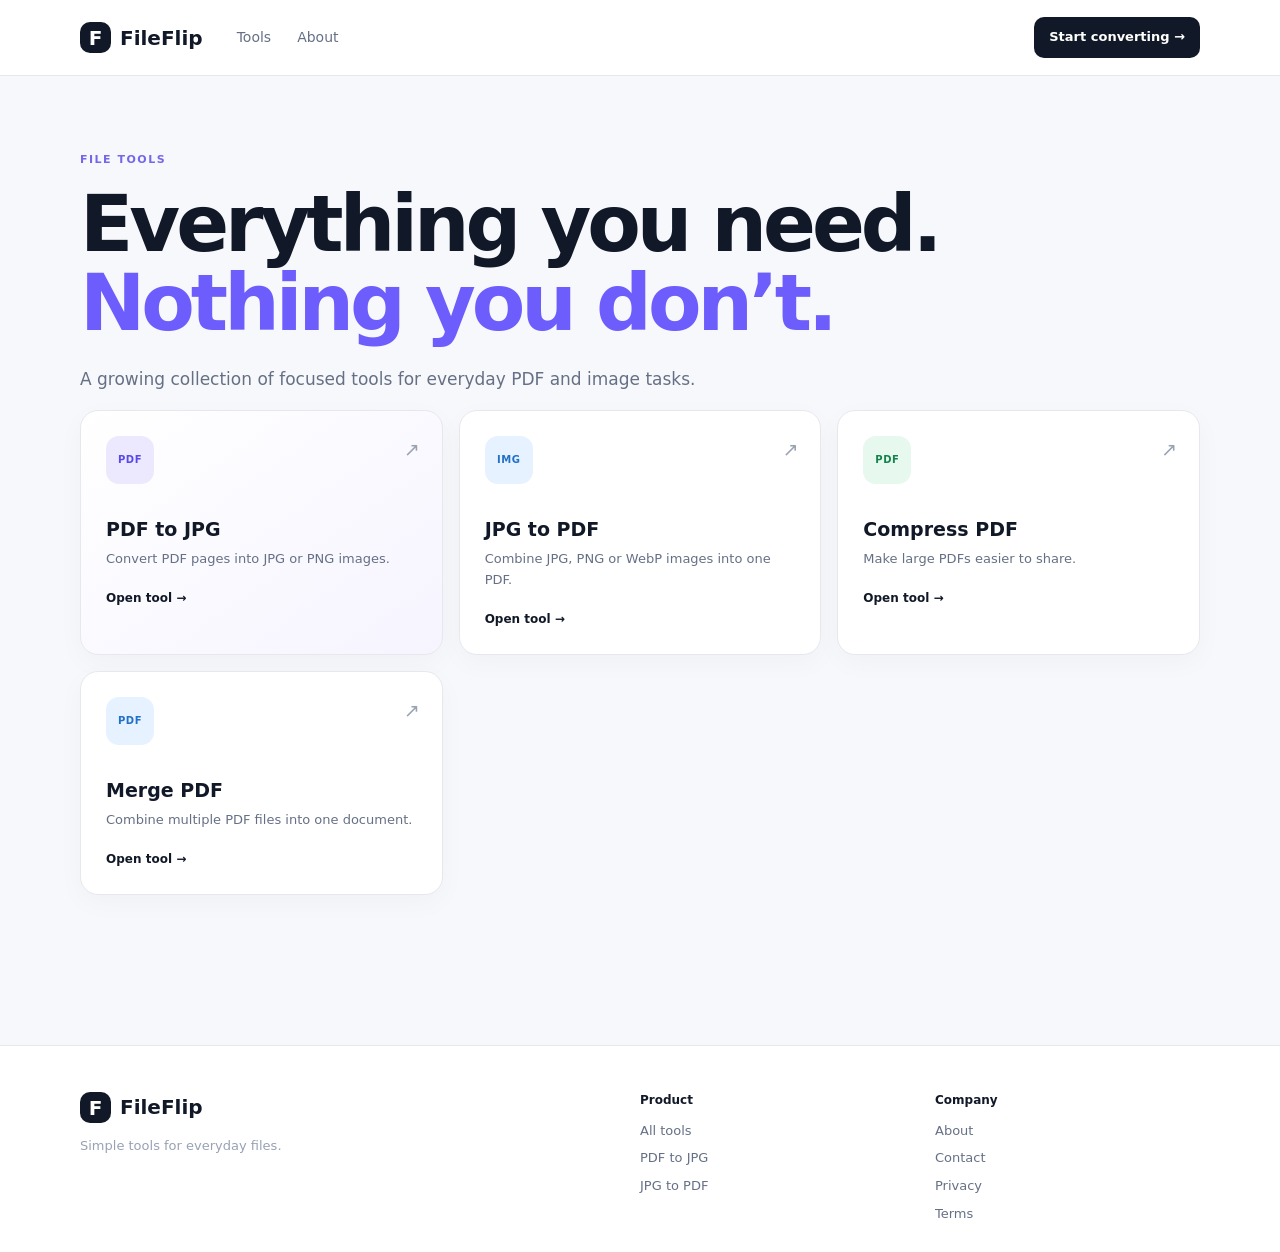
<file: tools.html>
<!doctype html>
<html lang="en">

<head>
    <meta charset="utf-8">
    <meta name="viewport" content="width=device-width,initial-scale=1">
    <title>Free PDF & Image Tools Online — FileFlip</title>
    <meta name="description"
        content="Explore FileFlip's free online PDF and image tools, including PDF to JPG, JPG to PDF, PDF compression, and PDF merging.">
    <link rel="stylesheet" href="css/style.css">
</head>

<body>
    <header class="site-header">
        <div class="container nav"><a class="brand" href="index.html"><span class="brand-mark">F</span>FileFlip</a>
            <nav><a href="tools.html">Tools</a><a href="about.html">About</a></nav><a class="nav-cta"
                href="pdf-to-jpg.html">Start converting →</a>
        </div>
    </header>
    <main class="container page">
        <div class="eyebrow">FILE TOOLS</div>
        <h1>Everything you need.<br><span>Nothing you don’t.</span></h1>
        <p class="page-lead">A growing collection of focused tools for everyday PDF and image tasks.</p>
        <div class="tool-grid"><a class="tool-card featured" href="pdf-to-jpg.html">
                <div class="tool-icon purple">PDF</div>
                <div class="tool-arrow">↗</div>
                <h3>PDF to JPG</h3>
                <p>Convert PDF pages into JPG or PNG images.</p><span>Open tool →</span>
            </a><a class="tool-card" href="jpg-to-pdf.html">
                <div class="tool-icon blue">IMG</div>
                <div class="tool-arrow">↗</div>
                <h3>JPG to PDF</h3>
                <p>Combine JPG, PNG or WebP images into one PDF.</p><span>Open tool →</span>
            </a>
            <a class="tool-card" href="pdf-compress.html">
                <div class="tool-icon green">PDF</div>
                <div class="tool-arrow">↗</div>
                <h3>Compress PDF</h3>
                <p>Make large PDFs easier to share.</p>
                <span>Open tool →</span>
            </a>
            <a class="tool-card" href="merge-pdf.html">
                <div class="tool-icon blue">PDF</div>
                <div class="tool-arrow">↗</div>
                <h3>Merge PDF</h3>
                <p>Combine multiple PDF files into one document.</p>
                <span>Open tool →</span>
            </a>
        </div>
    </main>
    <footer class="footer">
        <div class="container footer-grid">
            <div><a class="brand" href="index.html"><span class="brand-mark">F</span>FileFlip</a>
                <p>Simple tools for everyday files.</p>
            </div>
            <div><strong>Product</strong><a href="tools.html">All tools</a><a href="pdf-to-jpg.html">PDF to JPG</a><a
                    href="jpg-to-pdf.html">JPG to PDF</a></div>
            <div><strong>Company</strong>
                <a href="about.html">About</a>
                <a href="contact.html">Contact</a>
                <a href="privacy.html">Privacy</a>
                <a href="terms.html">Terms</a>
            </div>
        </div>
    </footer>
</body>

</html>
</file>
<file: css/style.css>
:root {
    --ink: #111827;
    --muted: #667085;
    --line: #e6e8ee;
    --bg: #f7f8fb;
    --card: #fff;
    --accent: #6d5dfc;
    --shadow: 0 20px 60px rgba(16, 24, 40, .08)
}

* {
    box-sizing: border-box
}

html {
    scroll-behavior: smooth
}

body {
    margin: 0;
    font-family: Inter, ui-sans-serif, system-ui, -apple-system, "Segoe UI", sans-serif;
    color: var(--ink);
    background: var(--bg);
    line-height: 1.6
}

a {
    text-decoration: none;
    color: inherit
}

.container {
    width: min(1120px, 92%);
    margin: auto
}

.site-header {
    height: 76px;
    background: rgba(255, 255, 255, .92);
    border-bottom: 1px solid var(--line);
    position: sticky;
    top: 0;
    z-index: 20;
    backdrop-filter: blur(14px)
}

.nav {
    height: 100%;
    display: flex;
    align-items: center;
    gap: 34px
}

.brand {
    display: flex;
    align-items: center;
    gap: 9px;
    font-weight: 850;
    font-size: 20px
}

.brand-mark {
    width: 31px;
    height: 31px;
    border-radius: 10px;
    display: grid;
    place-items: center;
    color: #fff;
    background: var(--ink);
    font-weight: 900
}

.nav nav {
    display: flex;
    gap: 26px
}

.nav nav a {
    color: #667085;
    font-size: 14px
}

.nav nav a:hover {
    color: var(--ink)
}

.nav-cta {
    margin-left: auto;
    background: var(--ink);
    color: #fff;
    padding: 10px 15px;
    border-radius: 10px;
    font-size: 13px;
    font-weight: 750
}

.hero {
    text-align: center;
    padding: 95px 0 75px
}

.eyebrow {
    font-size: 11px;
    font-weight: 850;
    letter-spacing: 1.5px;
    color: #7567e8
}

.hero h1,
.page h1 {
    font-size: clamp(46px, 7vw, 78px);
    line-height: 1.02;
    letter-spacing: -4px;
    margin: 16px 0 22px
}

.hero h1 span,
.page h1 span {
    color: var(--accent)
}

.hero p {
    max-width: 650px;
    margin: auto;
    color: var(--muted);
    font-size: 18px
}

.hero-actions {
    display: flex;
    justify-content: center;
    gap: 12px;
    margin-top: 30px
}

.button {
    display: inline-flex;
    align-items: center;
    justify-content: center;
    gap: 8px;
    border-radius: 11px;
    padding: 13px 18px;
    font-size: 14px;
    font-weight: 800;
    border: 0;
    cursor: pointer
}

.primary {
    background: #6d5dfc;
    color: #fff;
}

.secondary {
    background: #fff;
    border: 1px solid var(--line)
}

.trust-row {
    display: flex;
    justify-content: center;
    gap: 22px;
    color: #667085;
    font-size: 12px;
    margin-top: 22px
}

.section {
    padding: 55px 0
}

.section-head {
    display: flex;
    justify-content: space-between;
    align-items: end;
    margin-bottom: 22px
}

.section h2,
.privacy-inner h2,
.faq h2 {
    font-size: 30px;
    line-height: 1.15;
    letter-spacing: -1.2px;
    margin: 7px 0
}

.text-link {
    font-size: 13px;
    font-weight: 800
}

.tool-grid {
    display: grid;
    grid-template-columns: repeat(3, 1fr);
    gap: 16px
}

.tool-card {
    position: relative;
    background: var(--card);
    border: 1px solid var(--line);
    border-radius: 18px;
    padding: 25px;
    min-height: 220px;
    box-shadow: 0 8px 28px rgba(16, 24, 40, .03);
    transition: .2s
}

.tool-card:hover {
    transform: translateY(-3px);
    box-shadow: var(--shadow);
    border-color: #d8d4ff
}

.featured {
    background: linear-gradient(145deg, #fff, #f6f4ff)
}

.tool-icon {
    width: 48px;
    height: 48px;
    border-radius: 13px;
    display: grid;
    place-items: center;
    font-size: 10px;
    font-weight: 900;
    letter-spacing: .5px;
    margin-bottom: 30px
}

.purple {
    background: #ece9ff;
    color: #5949e9
}

.blue {
    background: #e6f2ff;
    color: #2271c8
}

.green {
    background: #e7f8ee;
    color: #16834d
}

.tool-arrow {
    position: absolute;
    right: 22px;
    top: 23px;
    font-size: 19px;
    color: #98a2b3
}

.tool-card h3 {
    margin: 0 0 5px;
    font-size: 19px
}

.tool-card p {
    margin: 0;
    color: var(--muted);
    font-size: 13px
}

.tool-card>span {
    display: block;
    margin-top: 19px;
    font-size: 12px;
    font-weight: 800
}

.tool-tag {
    position: absolute;
    right: 18px;
    top: 18px;
    font-size: 9px;
    font-weight: 850;
    color: #98a2b3
}

.coming {
    opacity: .78
}

.privacy-strip {
    background: #111827;
    color: #fff;
    padding: 55px 0;
    margin: 25px 0
}

.privacy-inner {
    display: flex;
    align-items: center;
    gap: 24px
}

.privacy-inner .eyebrow {
    color: #a99fff
}

.privacy-inner p {
    color: #b9c0cc;
    max-width: 650px;
    margin: 0
}

.privacy-inner h2 {
    color: #fff
}

.privacy-inner .button {
    margin-left: auto;
    white-space: nowrap
}

.shield {
    width: 58px;
    height: 58px;
    border: 1px solid #3b4353;
    border-radius: 17px;
    display: grid;
    place-items: center;
    font-size: 25px;
    color: #a99fff;
    flex: none
}

.guide-grid {
    display: grid;
    grid-template-columns: repeat(3, 1fr);
    gap: 16px
}

.guide {
    background: #fff;
    border: 1px solid var(--line);
    border-radius: 17px;
    padding: 23px
}

.guide>span {
    font-size: 11px;
    font-weight: 900;
    color: #98a2b3
}

.guide h3 {
    font-size: 17px;
    line-height: 1.25
}

.guide p {
    font-size: 13px;
    color: var(--muted)
}

.guide a {
    font-size: 12px;
    font-weight: 850
}

.faq {
    padding: 70px 0
}

.faq details {
    background: #fff;
    border: 1px solid var(--line);
    border-radius: 13px;
    padding: 17px 20px;
    margin-top: 10px
}

.faq summary {
    font-weight: 750;
    cursor: pointer
}

.faq details p {
    color: var(--muted);
    font-size: 14px
}

.footer {
    margin-top: 60px;
    background: #fff;
    border-top: 1px solid var(--line);
    padding: 45px 0 20px
}

.footer-grid {
    display: grid;
    grid-template-columns: 2fr 1fr 1fr;
    gap: 30px
}

.footer-grid strong {
    display: block;
    margin-bottom: 10px;
    font-size: 12px
}

.footer-grid a:not(.brand) {
    display: block;
    color: #667085;
    font-size: 13px;
    margin: 7px 0
}

.footer-grid p {
    color: #98a2b3;
    font-size: 13px
}

.footer-bottom {
    border-top: 1px solid var(--line);
    margin-top: 35px;
    padding-top: 18px;
    color: #98a2b3;
    font-size: 12px
}

.page {
    padding: 75px 0 90px
}

.page-lead {
    color: var(--muted);
    max-width: 650px;
    font-size: 17px
}

.tool-page {
    padding: 60px 0 90px
}

.tool-title {
    text-align: center;
    max-width: 720px;
    margin: 0 auto 35px
}

.tool-title h1 {
    font-size: clamp(38px, 6vw, 62px);
    line-height: 1.05;
    letter-spacing: -3px;
    margin: 12px 0
}

.tool-title p {
    color: var(--muted);
    font-size: 16px
}

.converter {
    background: #fff;
    border: 1px solid var(--line);
    border-radius: 24px;
    box-shadow: var(--shadow);
    padding: 25px;
    max-width: 820px;
    margin: auto
}

.dropzone {
    min-height: 300px;
    border: 2px dashed #d9dbe4;
    border-radius: 18px;
    display: grid;
    place-items: center;
    text-align: center;
    padding: 35px;
    transition: .2s
}

.dropzone.drag {
    border-color: var(--accent);
    background: #f8f7ff
}

.drop-icon {
    width: 60px;
    height: 60px;
    border-radius: 17px;
    background: #eeecff;
    color: #5d50dc;
    display: grid;
    place-items: center;
    margin: auto;
    font-weight: 900
}

.drop-inner h2 {
    margin: 13px 0 4px;
    font-size: 21px
}

.drop-inner p {
    color: var(--muted);
    margin: 0 0 20px;
    font-size: 13px
}

.file-pill {
    display: flex;
    justify-content: space-between;
    align-items: center;
    background: #f7f8fb;
    border: 1px solid var(--line);
    padding: 13px 15px;
    border-radius: 12px;
    margin-top: 15px;
    font-size: 13px
}

.tool-controls {
    display: grid;
    grid-template-columns: 1fr 1fr;
    gap: 12px;
    margin-top: 15px
}

.control {
    border: 1px solid var(--line);
    border-radius: 12px;
    padding: 12px
}

.control label {
    display: block;
    font-size: 11px;
    font-weight: 800;
    color: #667085;
    margin-bottom: 6px
}

.control select {
    width: 100%;
    border: 0;
    background: transparent;
    font: inherit;
    outline: none
}

.progress {
    height: 8px;
    background: #eef0f4;
    border-radius: 20px;
    overflow: hidden;
    margin-top: 18px
}

.progress>div {
    height: 100%;
    width: 0;
    background: var(--accent);
    transition: width .2s
}

.results {
    margin-top: 18px
}

.result {
    display: flex;
    align-items: center;
    justify-content: space-between;
    padding: 12px;
    border: 1px solid var(--line);
    border-radius: 12px;
    margin-top: 8px;
    font-size: 13px
}

.result .button {
    padding: 8px 12px;
    font-size: 12px
}

.status {
    text-align: center;
    color: #667085;
    font-size: 13px;
    margin-top: 15px
}

.mini-grid {
    display: grid;
    grid-template-columns: repeat(3, 1fr);
    gap: 15px;
    max-width: 820px;
    margin: 28px auto
}

.mini {
    background: #fff;
    border: 1px solid var(--line);
    border-radius: 15px;
    padding: 18px
}

.mini strong {
    display: block;
    font-size: 14px
}

.mini span {
    font-size: 12px;
    color: var(--muted)
}

.prose {
    max-width: 800px
}

.prose h2 {
    margin-top: 35px
}

.prose p,
.prose li {
    color: #596273;
    font-size: 15px
}

@media(max-width:760px) {
    .nav {
        gap: 15px
    }

    .nav nav {
        display: none
    }

    .nav-cta {
        padding: 9px 11px
    }

    .hero {
        padding: 65px 0
    }

    .hero h1,
    .page h1 {
        letter-spacing: -2.5px
    }

    .hero-actions,
    .trust-row {
        flex-direction: column;
        align-items: center
    }

    .tool-grid,
    .guide-grid,
    .mini-grid {
        grid-template-columns: 1fr
    }

    .section-head {
        align-items: flex-start;
        gap: 15px;
        flex-direction: column
    }

    .privacy-inner {
        align-items: flex-start;
        flex-direction: column
    }

    .privacy-inner .button {
        margin-left: 0
    }

    .footer-grid {
        grid-template-columns: 1fr 1fr
    }

    .footer-grid>div:first-child {
        grid-column: 1/-1
    }

    .tool-controls {
        grid-template-columns: 1fr
    }

    .converter {
        padding: 14px
    }
}
</file>
